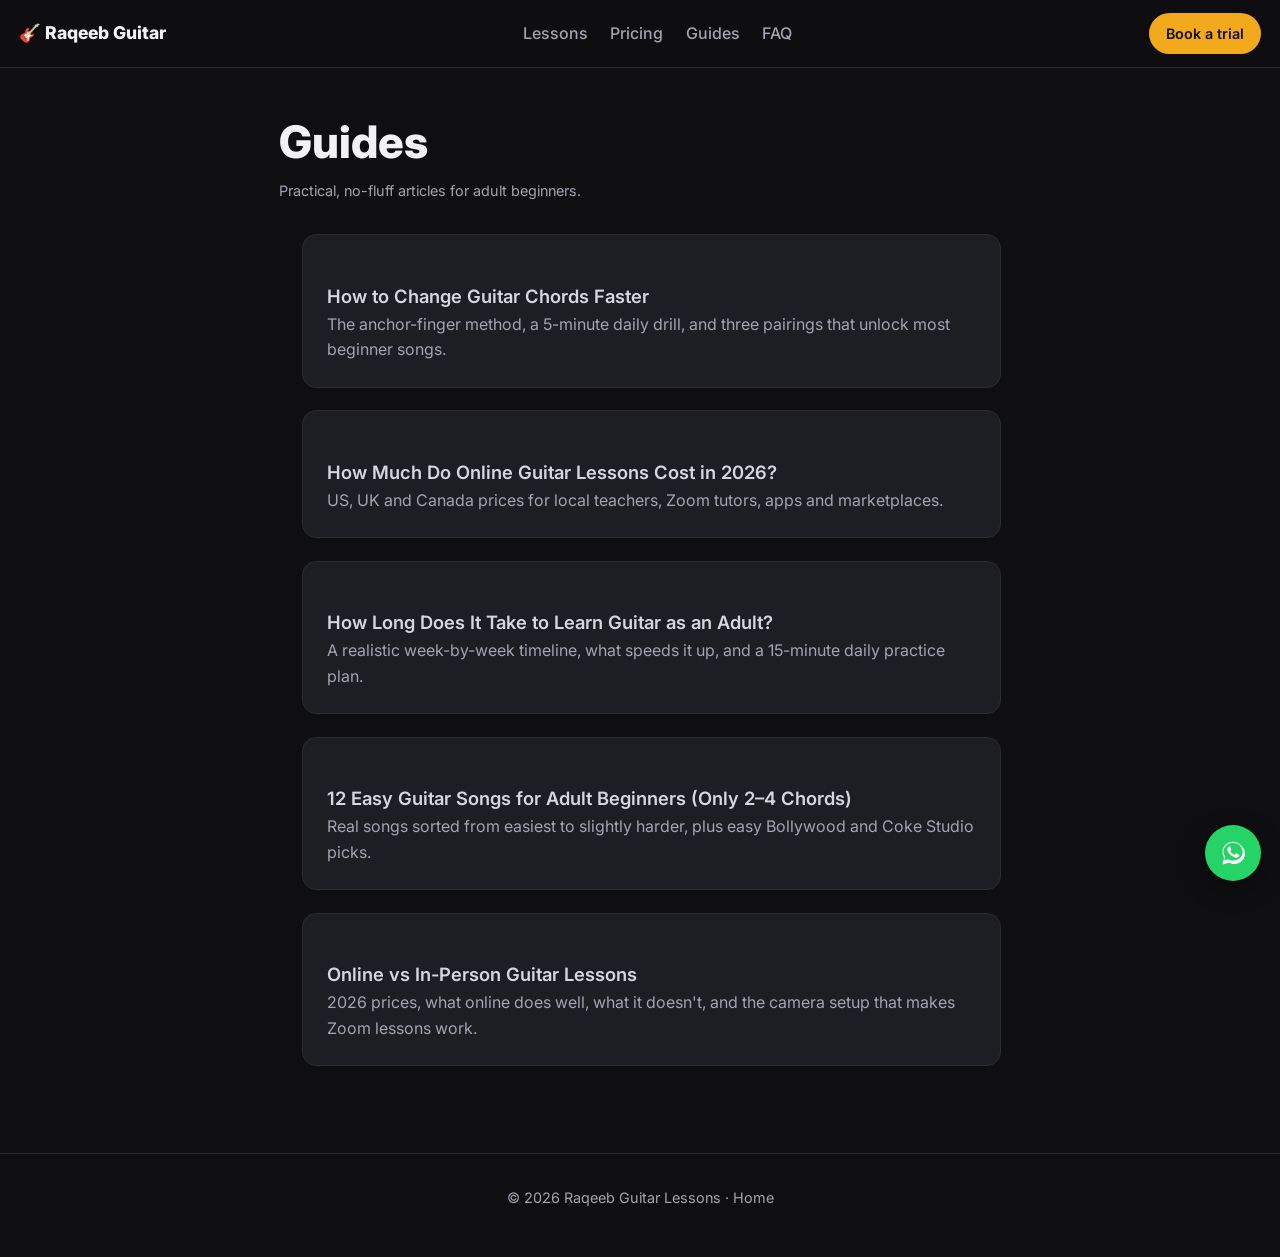
<file: guides/index.html>
<!DOCTYPE html>
<html lang="en">
<head>
  <meta charset="UTF-8" />
  <meta name="viewport" content="width=device-width, initial-scale=1.0" />
  <title>Guitar Guides for Beginners | Raqeeb Guitar Lessons</title>
  <meta name="description" content="Practical guides for adult beginners: chord changes, lesson prices, realistic timelines, easy 2–4 chord songs, and online vs in-person lessons." />
  <link rel="canonical" href="https://raqeebalam.github.io/guitar-lessons/guides/" />
  <meta property="og:title" content="Guitar Guides for Beginners | Raqeeb Guitar" />
  <meta property="og:image" content="https://raqeebalam.github.io/guitar-lessons/images/og.png" />
  <link href="https://fonts.googleapis.com/css2?family=Inter:wght@400;500;600;700;800&display=swap" rel="stylesheet" />
  <link rel="stylesheet" href="../styles.css" />
</head>
<body>
  <header class="nav">
    <a href="../" class="brand">🎸 Raqeeb Guitar</a>
    <nav class="nav-links">
      <a href="../#lessons">Lessons</a>
      <a href="../#pricing">Pricing</a>
      <a href="./">Guides</a>
      <a href="../#faq">FAQ</a>
    </nav>
    <a class="btn btn-primary btn-sm js-whatsapp" href="#" data-msg="Hi Raqeeb! I'd like to book a free trial lesson.">Book a trial</a>
  </header>

  <main class="article">
    <h1>Guides</h1>
    <p class="meta">Practical, no-fluff articles for adult beginners.</p>
    <ul class="guides-list">
      <li class="card"><a href="how-to-change-guitar-chords-faster.html"><h3>How to Change Guitar Chords Faster</h3><p>The anchor-finger method, a 5-minute daily drill, and three pairings that unlock most beginner songs.</p></a></li>
      <li class="card"><a href="how-much-do-online-guitar-lessons-cost.html"><h3>How Much Do Online Guitar Lessons Cost in 2026?</h3><p>US, UK and Canada prices for local teachers, Zoom tutors, apps and marketplaces.</p></a></li>
      <li class="card"><a href="how-long-to-learn-guitar-adult.html"><h3>How Long Does It Take to Learn Guitar as an Adult?</h3><p>A realistic week-by-week timeline, what speeds it up, and a 15-minute daily practice plan.</p></a></li>
      <li class="card"><a href="easy-guitar-songs-for-adult-beginners.html"><h3>12 Easy Guitar Songs for Adult Beginners (Only 2–4 Chords)</h3><p>Real songs sorted from easiest to slightly harder, plus easy Bollywood and Coke Studio picks.</p></a></li>
      <li class="card"><a href="online-vs-in-person-guitar-lessons.html"><h3>Online vs In-Person Guitar Lessons</h3><p>2026 prices, what online does well, what it doesn't, and the camera setup that makes Zoom lessons work.</p></a></li>
    </ul>
  </main>

  <footer class="footer">
    <p>© <span id="year"></span> Raqeeb Guitar Lessons · <a href="../">Home</a></p>
  </footer>

  <a class="wa-float js-whatsapp" href="#" data-msg="Hi Raqeeb! I have a question about guitar lessons." aria-label="Chat on WhatsApp">
    <svg viewBox="0 0 32 32" width="28" height="28" aria-hidden="true"><path fill="currentColor" d="M16 3C9.4 3 4 8.3 4 14.9c0 2.3.7 4.6 1.9 6.5L4 29l7.8-2c1.9 1 3.9 1.5 6 1.5h0c6.6 0 12-5.3 12-11.9S22.6 3 16 3zm0 21.7c-1.8 0-3.6-.5-5.1-1.4l-.4-.2-4.6 1.2 1.2-4.5-.2-.4C5.6 17.8 5 16.4 5 14.9 5 9 9.9 4.2 16 4.2s11 4.8 11 10.7-4.9 9.8-11 9.8zm6-7.3c-.3-.2-1.9-.9-2.2-1-.3-.1-.5-.2-.7.2-.2.3-.8 1-1 1.2-.2.2-.4.2-.7.1-.3-.2-1.4-.5-2.6-1.6-1-.9-1.6-1.9-1.8-2.3-.2-.3 0-.5.1-.7l.5-.6c.2-.2.2-.4.3-.6.1-.2 0-.4 0-.6l-1-2.3c-.3-.6-.5-.5-.7-.5h-.6c-.2 0-.6.1-.9.4-.3.3-1.2 1.1-1.2 2.8s1.2 3.3 1.4 3.5c.2.2 2.4 3.6 5.8 5 .8.3 1.4.6 1.9.7.8.3 1.5.2 2.1.1.6-.1 1.9-.8 2.2-1.5.3-.8.3-1.4.2-1.5-.1-.2-.3-.3-.6-.4z"/></svg>
  </a>

  <script src="../config.js"></script>
  <script src="../script.js"></script>
</body>
</html>
</file>
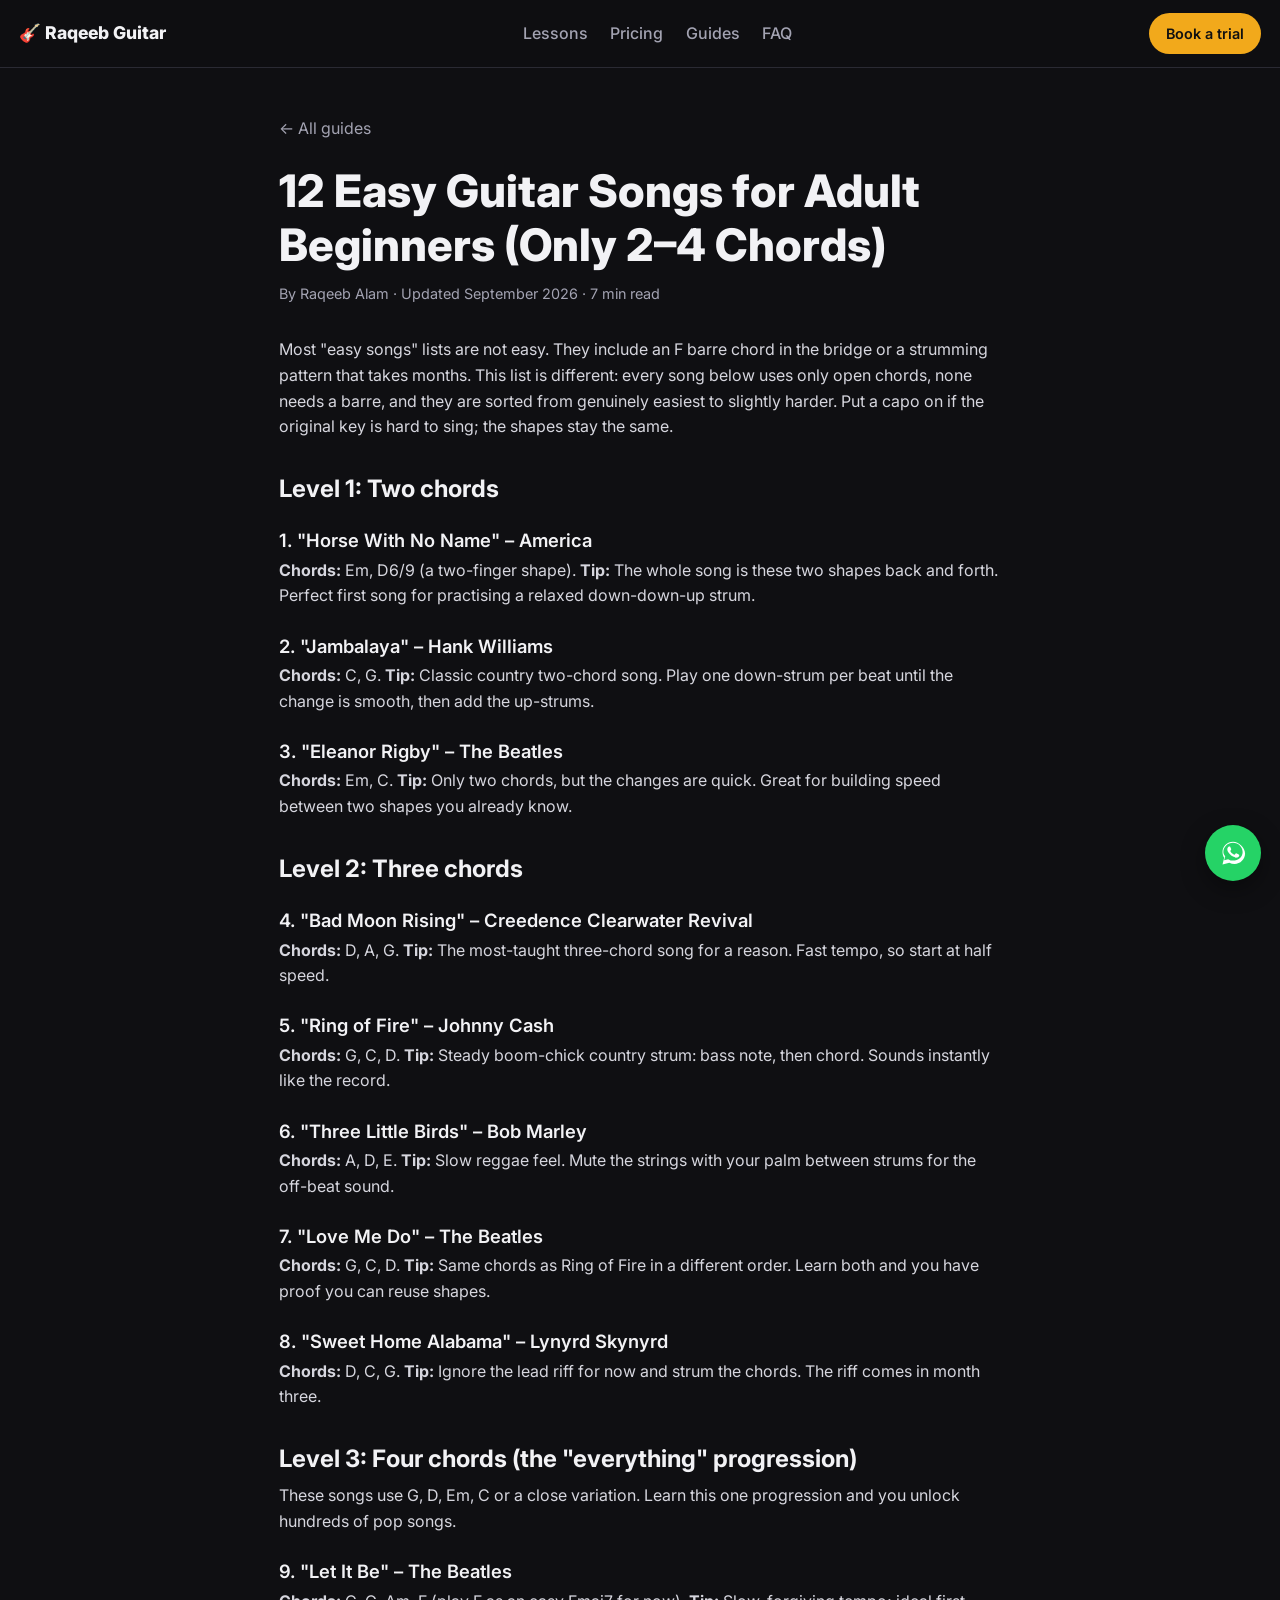
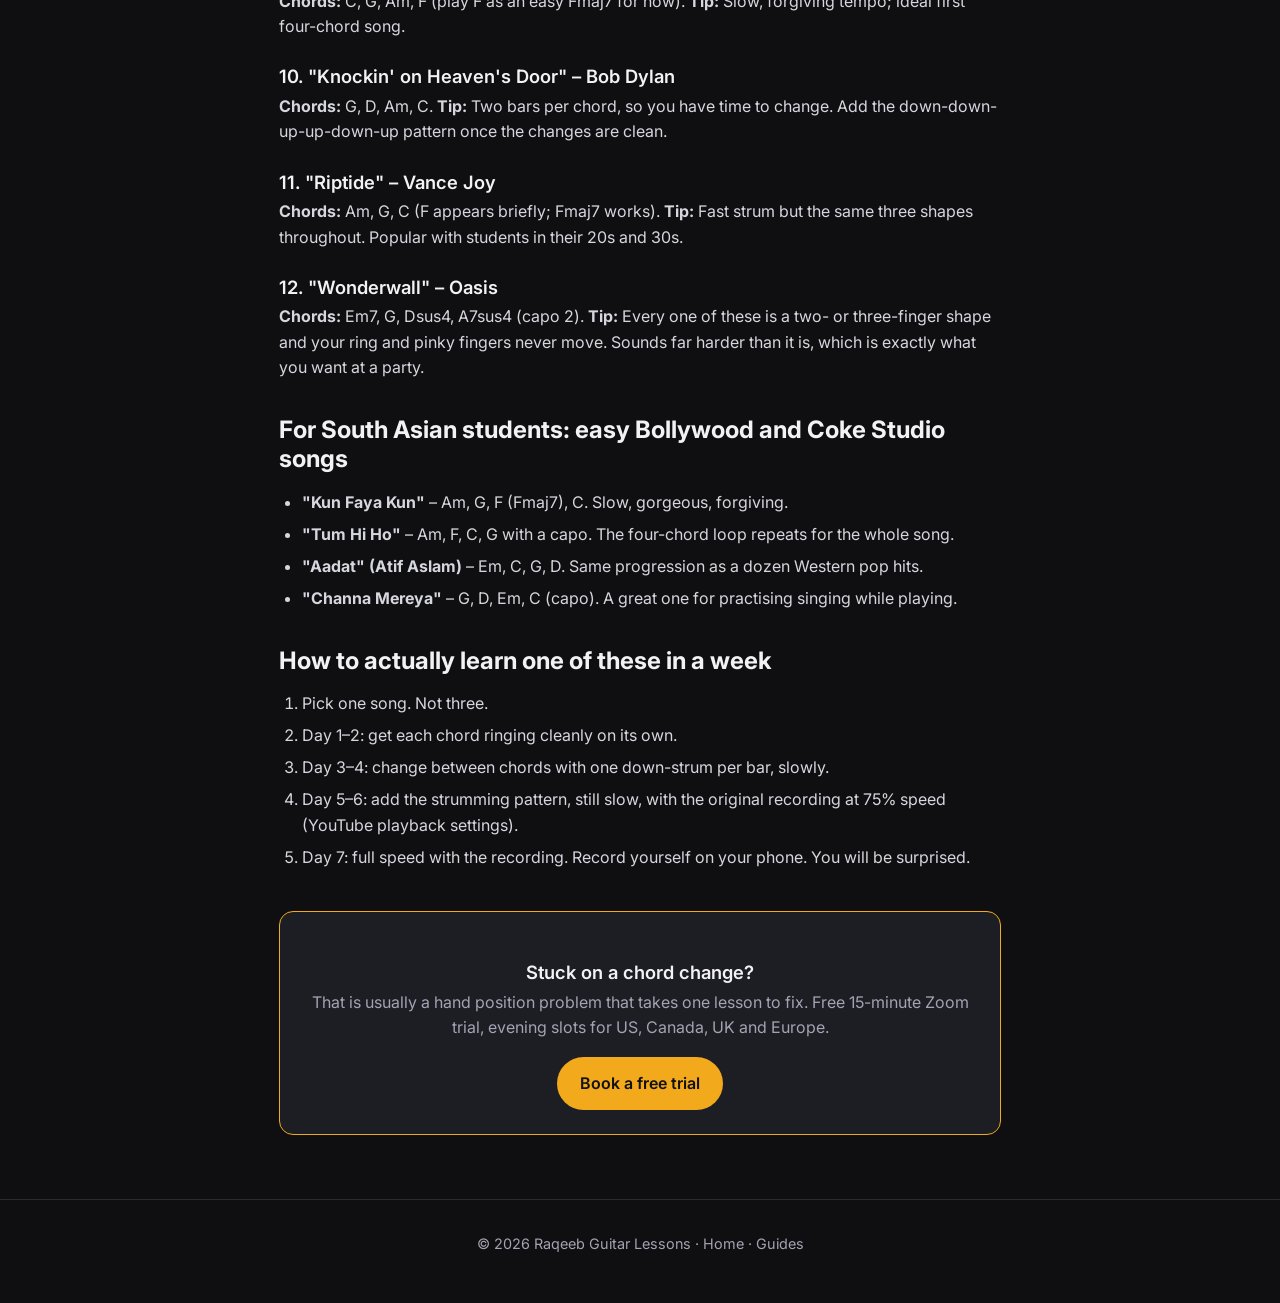
<file: guides/easy-guitar-songs-for-adult-beginners.html>
<!DOCTYPE html>
<html lang="en">
<head>
  <meta charset="UTF-8" />
  <meta name="viewport" content="width=device-width, initial-scale=1.0" />
  <title>12 Easy Guitar Songs for Adult Beginners (Only 2–4 Chords) | Raqeeb Guitar</title>
  <meta name="description" content="Twelve genuinely easy songs for adult beginners, each using 2 to 4 open chords, sorted by difficulty with the chords you need and the strumming tip that makes each one work." />
  <link rel="canonical" href="https://raqeebalam.github.io/guitar-lessons/guides/easy-guitar-songs-for-adult-beginners.html" />
  <meta property="og:type" content="article" />
  <meta property="og:title" content="12 Easy Guitar Songs for Adult Beginners (Only 2–4 Chords)" />
  <meta property="og:description" content="Real songs, 2–4 chords each, sorted from easiest to slightly harder." />
  <meta property="og:image" content="https://raqeebalam.github.io/guitar-lessons/images/og.png" />
  <script type="application/ld+json">
  {"@context":"https://schema.org","@type":"Article","headline":"12 Easy Guitar Songs for Adult Beginners (Only 2–4 Chords)","datePublished":"2026-09-30","dateModified":"2026-09-30","author":{"@type":"Person","name":"Raqeeb Alam"},"publisher":{"@id":"https://raqeebalam.github.io/guitar-lessons/#business"},"image":"https://raqeebalam.github.io/guitar-lessons/images/og.png","mainEntityOfPage":"https://raqeebalam.github.io/guitar-lessons/guides/easy-guitar-songs-for-adult-beginners.html"}
  </script>
  <link href="https://fonts.googleapis.com/css2?family=Inter:wght@400;500;600;700;800&display=swap" rel="stylesheet" />
  <link rel="stylesheet" href="../styles.css" />
</head>
<body>
  <header class="nav">
    <a href="../" class="brand">🎸 Raqeeb Guitar</a>
    <nav class="nav-links">
      <a href="../#lessons">Lessons</a>
      <a href="../#pricing">Pricing</a>
      <a href="./">Guides</a>
      <a href="../#faq">FAQ</a>
    </nav>
    <a class="btn btn-primary btn-sm js-whatsapp" href="#" data-msg="Hi Raqeeb! I read your guide and I'd like to book a free trial lesson.">Book a trial</a>
  </header>

  <main class="article">
    <a class="back" href="./">← All guides</a>
    <h1>12 Easy Guitar Songs for Adult Beginners (Only 2–4 Chords)</h1>
    <p class="meta">By Raqeeb Alam · Updated September 2026 · 7 min read</p>

    <p>Most "easy songs" lists are not easy. They include an F barre chord in the bridge or a strumming pattern that takes months. This list is different: every song below uses only open chords, none needs a barre, and they are sorted from genuinely easiest to slightly harder. Put a capo on if the original key is hard to sing; the shapes stay the same.</p>

    <h2>Level 1: Two chords</h2>
    <h3>1. "Horse With No Name" – America</h3>
    <p><strong>Chords:</strong> Em, D6/9 (a two-finger shape). <strong>Tip:</strong> The whole song is these two shapes back and forth. Perfect first song for practising a relaxed down-down-up strum.</p>
    <h3>2. "Jambalaya" – Hank Williams</h3>
    <p><strong>Chords:</strong> C, G. <strong>Tip:</strong> Classic country two-chord song. Play one down-strum per beat until the change is smooth, then add the up-strums.</p>
    <h3>3. "Eleanor Rigby" – The Beatles</h3>
    <p><strong>Chords:</strong> Em, C. <strong>Tip:</strong> Only two chords, but the changes are quick. Great for building speed between two shapes you already know.</p>

    <h2>Level 2: Three chords</h2>
    <h3>4. "Bad Moon Rising" – Creedence Clearwater Revival</h3>
    <p><strong>Chords:</strong> D, A, G. <strong>Tip:</strong> The most-taught three-chord song for a reason. Fast tempo, so start at half speed.</p>
    <h3>5. "Ring of Fire" – Johnny Cash</h3>
    <p><strong>Chords:</strong> G, C, D. <strong>Tip:</strong> Steady boom-chick country strum: bass note, then chord. Sounds instantly like the record.</p>
    <h3>6. "Three Little Birds" – Bob Marley</h3>
    <p><strong>Chords:</strong> A, D, E. <strong>Tip:</strong> Slow reggae feel. Mute the strings with your palm between strums for the off-beat sound.</p>
    <h3>7. "Love Me Do" – The Beatles</h3>
    <p><strong>Chords:</strong> G, C, D. <strong>Tip:</strong> Same chords as Ring of Fire in a different order. Learn both and you have proof you can reuse shapes.</p>
    <h3>8. "Sweet Home Alabama" – Lynyrd Skynyrd</h3>
    <p><strong>Chords:</strong> D, C, G. <strong>Tip:</strong> Ignore the lead riff for now and strum the chords. The riff comes in month three.</p>

    <h2>Level 3: Four chords (the "everything" progression)</h2>
    <p>These songs use G, D, Em, C or a close variation. Learn this one progression and you unlock hundreds of pop songs.</p>
    <h3>9. "Let It Be" – The Beatles</h3>
    <p><strong>Chords:</strong> C, G, Am, F (play F as an easy Fmaj7 for now). <strong>Tip:</strong> Slow, forgiving tempo; ideal first four-chord song.</p>
    <h3>10. "Knockin' on Heaven's Door" – Bob Dylan</h3>
    <p><strong>Chords:</strong> G, D, Am, C. <strong>Tip:</strong> Two bars per chord, so you have time to change. Add the down-down-up-up-down-up pattern once the changes are clean.</p>
    <h3>11. "Riptide" – Vance Joy</h3>
    <p><strong>Chords:</strong> Am, G, C (F appears briefly; Fmaj7 works). <strong>Tip:</strong> Fast strum but the same three shapes throughout. Popular with students in their 20s and 30s.</p>
    <h3>12. "Wonderwall" – Oasis</h3>
    <p><strong>Chords:</strong> Em7, G, Dsus4, A7sus4 (capo 2). <strong>Tip:</strong> Every one of these is a two- or three-finger shape and your ring and pinky fingers never move. Sounds far harder than it is, which is exactly what you want at a party.</p>

    <h2>For South Asian students: easy Bollywood and Coke Studio songs</h2>
    <ul>
      <li><strong>"Kun Faya Kun"</strong> – Am, G, F (Fmaj7), C. Slow, gorgeous, forgiving.</li>
      <li><strong>"Tum Hi Ho"</strong> – Am, F, C, G with a capo. The four-chord loop repeats for the whole song.</li>
      <li><strong>"Aadat" (Atif Aslam)</strong> – Em, C, G, D. Same progression as a dozen Western pop hits.</li>
      <li><strong>"Channa Mereya"</strong> – G, D, Em, C (capo). A great one for practising singing while playing.</li>
    </ul>

    <h2>How to actually learn one of these in a week</h2>
    <ol>
      <li>Pick one song. Not three.</li>
      <li>Day 1–2: get each chord ringing cleanly on its own.</li>
      <li>Day 3–4: change between chords with one down-strum per bar, slowly.</li>
      <li>Day 5–6: add the strumming pattern, still slow, with the original recording at 75% speed (YouTube playback settings).</li>
      <li>Day 7: full speed with the recording. Record yourself on your phone. You will be surprised.</li>
    </ol>

    <div class="cta-box">
      <h3>Stuck on a chord change?</h3>
      <p>That is usually a hand position problem that takes one lesson to fix. Free 15-minute Zoom trial, evening slots for US, Canada, UK and Europe.</p>
      <a class="btn btn-primary js-whatsapp" href="#" data-msg="Hi Raqeeb! I read the easy songs guide. I'd like a free trial. The song I want to learn: ">Book a free trial</a>
    </div>
  </main>

  <footer class="footer">
    <p>© <span id="year"></span> Raqeeb Guitar Lessons · <a href="../">Home</a> · <a href="./">Guides</a></p>
  </footer>

  <a class="wa-float js-whatsapp" href="#" data-msg="Hi Raqeeb! I have a question about guitar lessons." aria-label="Chat on WhatsApp">
    <svg viewBox="0 0 32 32" width="28" height="28" aria-hidden="true"><path fill="currentColor" d="M16 3C9.4 3 4 8.3 4 14.9c0 2.3.7 4.6 1.9 6.5L4 29l7.8-2c1.9 1 3.9 1.5 6 1.5h0c6.6 0 12-5.3 12-11.9S22.6 3 16 3zm0 21.7c-1.8 0-3.6-.5-5.1-1.4l-.4-.2-4.6 1.2 1.2-4.5-.2-.4C5.6 17.8 5 16.4 5 14.9 5 9 9.9 4.2 16 4.2s11 4.8 11 10.7-4.9 9.8-11 9.8zm6-7.3c-.3-.2-1.9-.9-2.2-1-.3-.1-.5-.2-.7.2-.2.3-.8 1-1 1.2-.2.2-.4.2-.7.1-.3-.2-1.4-.5-2.6-1.6-1-.9-1.6-1.9-1.8-2.3-.2-.3 0-.5.1-.7l.5-.6c.2-.2.2-.4.3-.6.1-.2 0-.4 0-.6l-1-2.3c-.3-.6-.5-.5-.7-.5h-.6c-.2 0-.6.1-.9.4-.3.3-1.2 1.1-1.2 2.8s1.2 3.3 1.4 3.5c.2.2 2.4 3.6 5.8 5 .8.3 1.4.6 1.9.7.8.3 1.5.2 2.1.1.6-.1 1.9-.8 2.2-1.5.3-.8.3-1.4.2-1.5-.1-.2-.3-.3-.6-.4z"/></svg>
  </a>

  <script src="../config.js"></script>
  <script src="../script.js"></script>
</body>
</html>
</file>
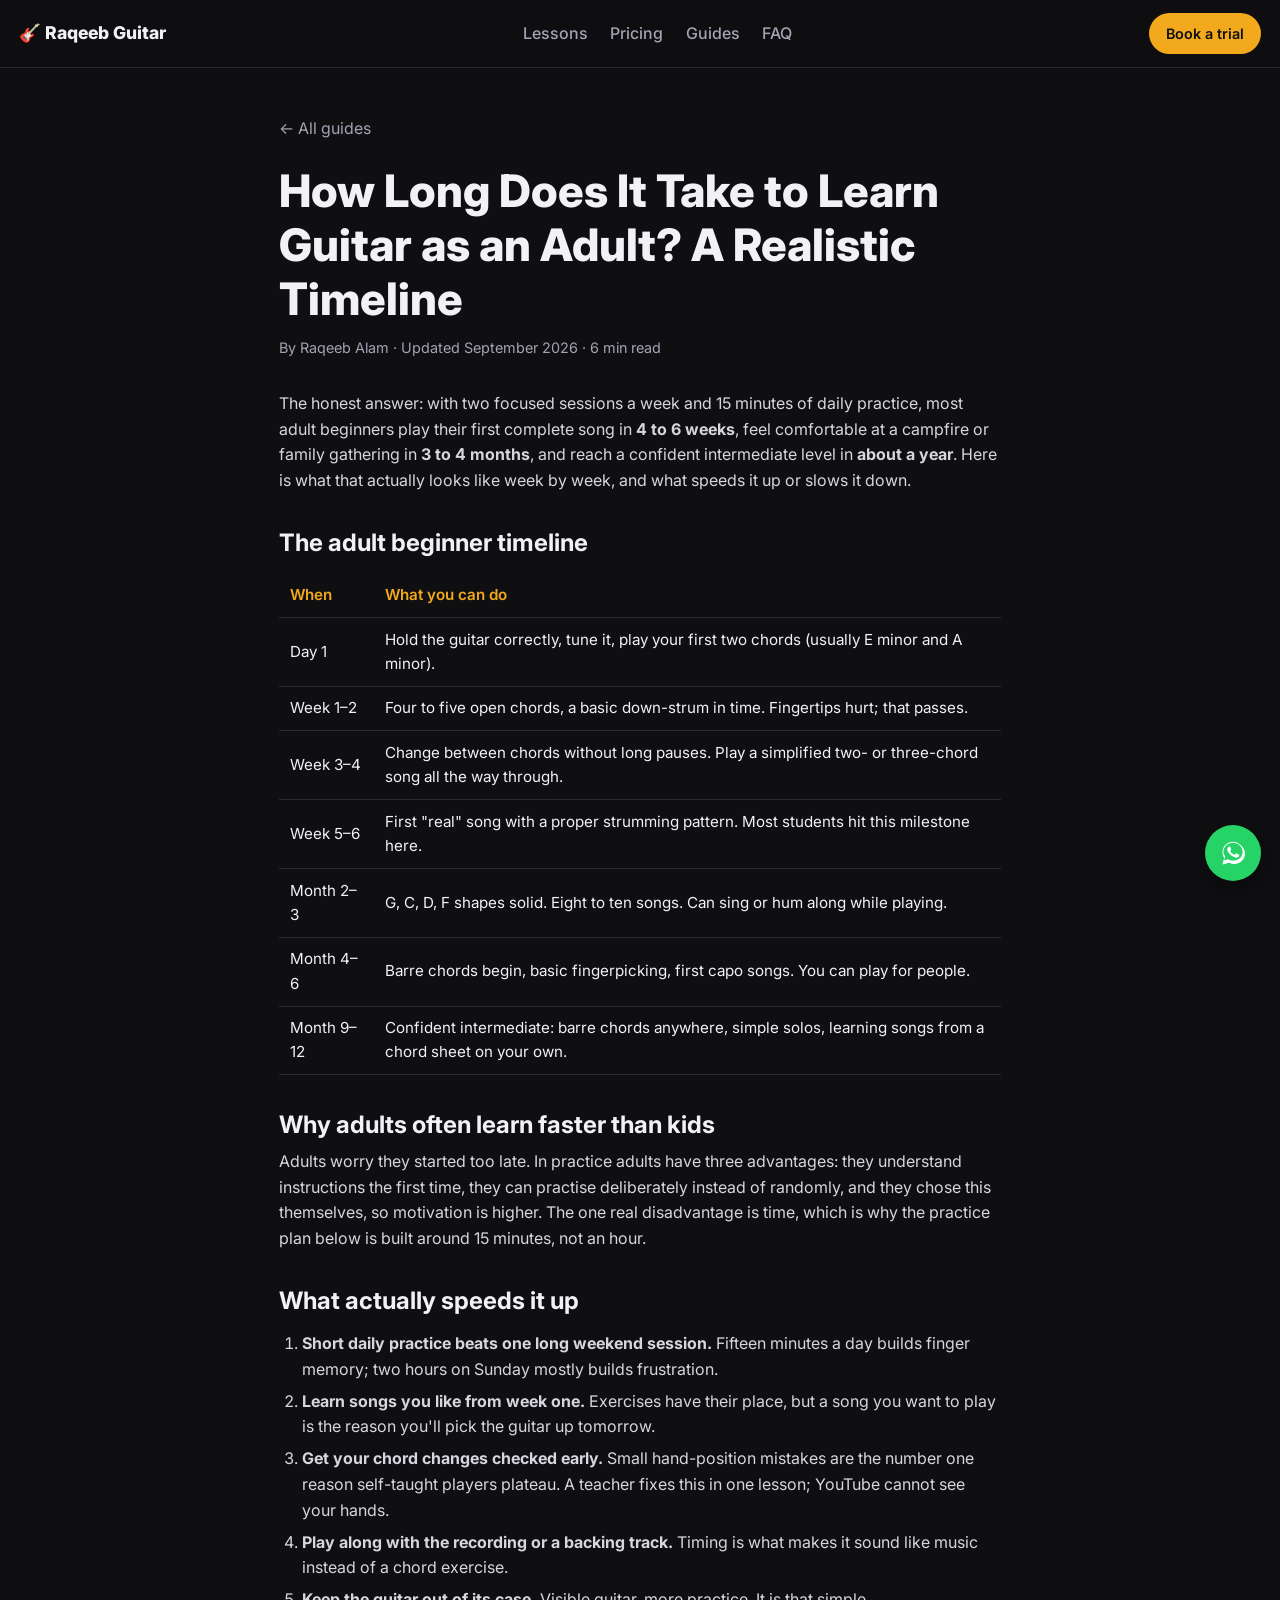
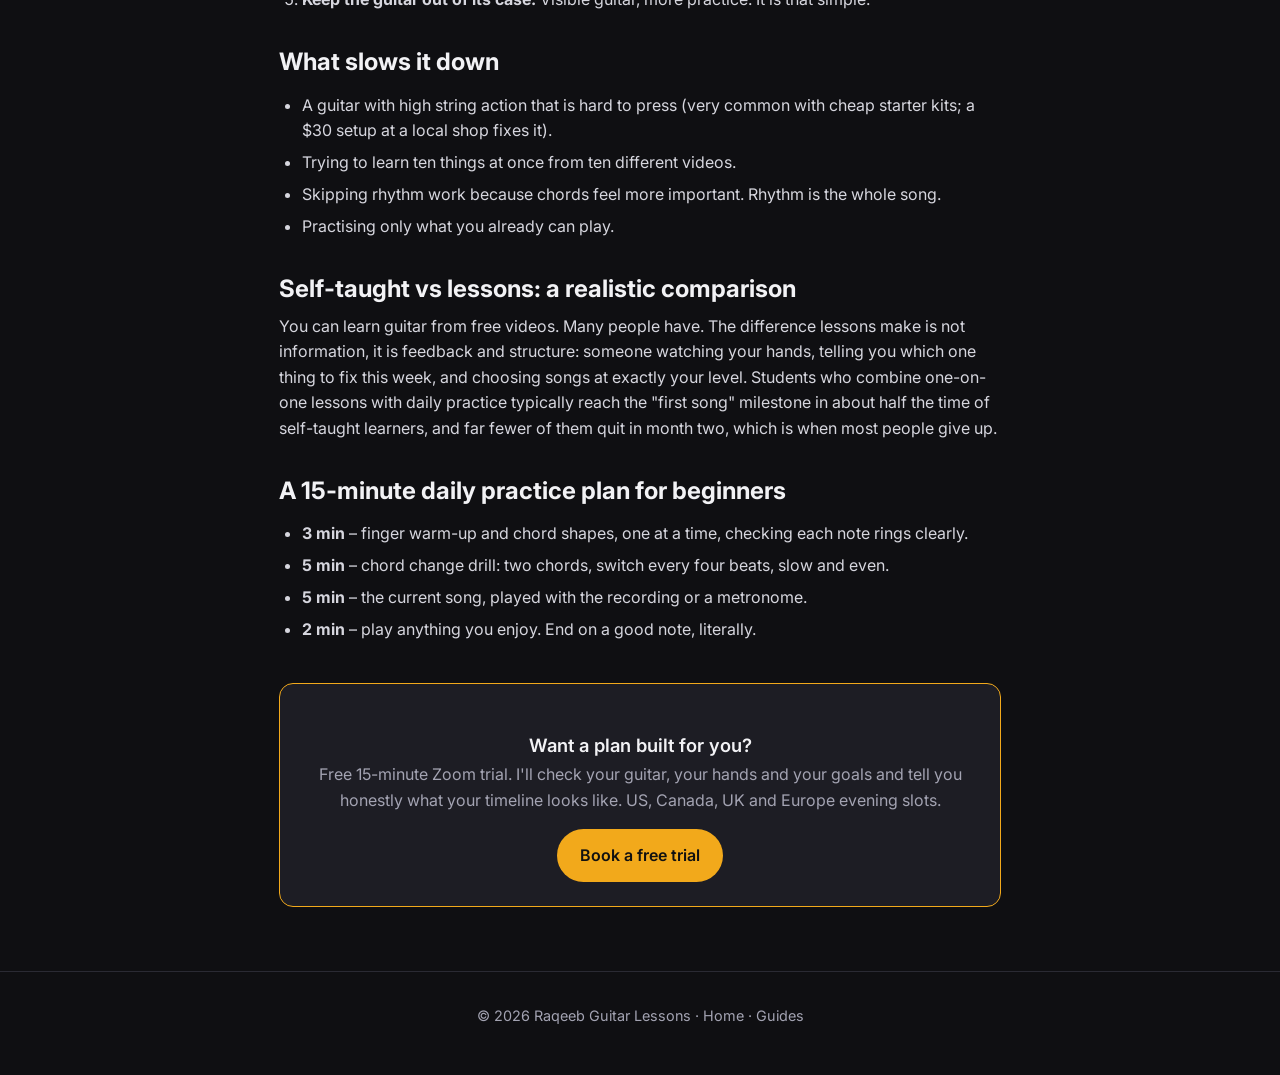
<file: guides/how-long-to-learn-guitar-adult.html>
<!DOCTYPE html>
<html lang="en">
<head>
  <meta charset="UTF-8" />
  <meta name="viewport" content="width=device-width, initial-scale=1.0" />
  <title>How Long Does It Take to Learn Guitar as an Adult? (Realistic Timeline) | Raqeeb Guitar</title>
  <meta name="description" content="A realistic week-by-week timeline for adult beginners: when you'll play your first chord, first song, and first full performance, plus what actually speeds it up." />
  <link rel="canonical" href="https://raqeebalam.github.io/guitar-lessons/guides/how-long-to-learn-guitar-adult.html" />
  <meta property="og:type" content="article" />
  <meta property="og:title" content="How Long Does It Take to Learn Guitar as an Adult?" />
  <meta property="og:description" content="Realistic timeline for adult beginners, from first chord to first song." />
  <meta property="og:image" content="https://raqeebalam.github.io/guitar-lessons/images/og.png" />
  <script type="application/ld+json">
  {"@context":"https://schema.org","@type":"Article","headline":"How Long Does It Take to Learn Guitar as an Adult? A Realistic Timeline","datePublished":"2026-09-30","dateModified":"2026-09-30","author":{"@type":"Person","name":"Raqeeb Alam"},"publisher":{"@id":"https://raqeebalam.github.io/guitar-lessons/#business"},"image":"https://raqeebalam.github.io/guitar-lessons/images/og.png","mainEntityOfPage":"https://raqeebalam.github.io/guitar-lessons/guides/how-long-to-learn-guitar-adult.html"}
  </script>
  <link href="https://fonts.googleapis.com/css2?family=Inter:wght@400;500;600;700;800&display=swap" rel="stylesheet" />
  <link rel="stylesheet" href="../styles.css" />
</head>
<body>
  <header class="nav">
    <a href="../" class="brand">🎸 Raqeeb Guitar</a>
    <nav class="nav-links">
      <a href="../#lessons">Lessons</a>
      <a href="../#pricing">Pricing</a>
      <a href="./">Guides</a>
      <a href="../#faq">FAQ</a>
    </nav>
    <a class="btn btn-primary btn-sm js-whatsapp" href="#" data-msg="Hi Raqeeb! I read your guide and I'd like to book a free trial lesson.">Book a trial</a>
  </header>

  <main class="article">
    <a class="back" href="./">← All guides</a>
    <h1>How Long Does It Take to Learn Guitar as an Adult? A Realistic Timeline</h1>
    <p class="meta">By Raqeeb Alam · Updated September 2026 · 6 min read</p>

    <p>The honest answer: with two focused sessions a week and 15 minutes of daily practice, most adult beginners play their first complete song in <strong>4 to 6 weeks</strong>, feel comfortable at a campfire or family gathering in <strong>3 to 4 months</strong>, and reach a confident intermediate level in <strong>about a year</strong>. Here is what that actually looks like week by week, and what speeds it up or slows it down.</p>

    <h2>The adult beginner timeline</h2>
    <table>
      <thead><tr><th>When</th><th>What you can do</th></tr></thead>
      <tbody>
        <tr><td>Day 1</td><td>Hold the guitar correctly, tune it, play your first two chords (usually E minor and A minor).</td></tr>
        <tr><td>Week 1–2</td><td>Four to five open chords, a basic down-strum in time. Fingertips hurt; that passes.</td></tr>
        <tr><td>Week 3–4</td><td>Change between chords without long pauses. Play a simplified two- or three-chord song all the way through.</td></tr>
        <tr><td>Week 5–6</td><td>First "real" song with a proper strumming pattern. Most students hit this milestone here.</td></tr>
        <tr><td>Month 2–3</td><td>G, C, D, F shapes solid. Eight to ten songs. Can sing or hum along while playing.</td></tr>
        <tr><td>Month 4–6</td><td>Barre chords begin, basic fingerpicking, first capo songs. You can play for people.</td></tr>
        <tr><td>Month 9–12</td><td>Confident intermediate: barre chords anywhere, simple solos, learning songs from a chord sheet on your own.</td></tr>
      </tbody>
    </table>

    <h2>Why adults often learn faster than kids</h2>
    <p>Adults worry they started too late. In practice adults have three advantages: they understand instructions the first time, they can practise deliberately instead of randomly, and they chose this themselves, so motivation is higher. The one real disadvantage is time, which is why the practice plan below is built around 15 minutes, not an hour.</p>

    <h2>What actually speeds it up</h2>
    <ol>
      <li><strong>Short daily practice beats one long weekend session.</strong> Fifteen minutes a day builds finger memory; two hours on Sunday mostly builds frustration.</li>
      <li><strong>Learn songs you like from week one.</strong> Exercises have their place, but a song you want to play is the reason you'll pick the guitar up tomorrow.</li>
      <li><strong>Get your chord changes checked early.</strong> Small hand-position mistakes are the number one reason self-taught players plateau. A teacher fixes this in one lesson; YouTube cannot see your hands.</li>
      <li><strong>Play along with the recording or a backing track.</strong> Timing is what makes it sound like music instead of a chord exercise.</li>
      <li><strong>Keep the guitar out of its case.</strong> Visible guitar, more practice. It is that simple.</li>
    </ol>

    <h2>What slows it down</h2>
    <ul>
      <li>A guitar with high string action that is hard to press (very common with cheap starter kits; a $30 setup at a local shop fixes it).</li>
      <li>Trying to learn ten things at once from ten different videos.</li>
      <li>Skipping rhythm work because chords feel more important. Rhythm is the whole song.</li>
      <li>Practising only what you already can play.</li>
    </ul>

    <h2>Self-taught vs lessons: a realistic comparison</h2>
    <p>You can learn guitar from free videos. Many people have. The difference lessons make is not information, it is feedback and structure: someone watching your hands, telling you which one thing to fix this week, and choosing songs at exactly your level. Students who combine one-on-one lessons with daily practice typically reach the "first song" milestone in about half the time of self-taught learners, and far fewer of them quit in month two, which is when most people give up.</p>

    <h2>A 15-minute daily practice plan for beginners</h2>
    <ul>
      <li><strong>3 min</strong> – finger warm-up and chord shapes, one at a time, checking each note rings clearly.</li>
      <li><strong>5 min</strong> – chord change drill: two chords, switch every four beats, slow and even.</li>
      <li><strong>5 min</strong> – the current song, played with the recording or a metronome.</li>
      <li><strong>2 min</strong> – play anything you enjoy. End on a good note, literally.</li>
    </ul>

    <div class="cta-box">
      <h3>Want a plan built for you?</h3>
      <p>Free 15-minute Zoom trial. I'll check your guitar, your hands and your goals and tell you honestly what your timeline looks like. US, Canada, UK and Europe evening slots.</p>
      <a class="btn btn-primary js-whatsapp" href="#" data-msg="Hi Raqeeb! I read the adult beginner timeline guide. I'd like a free trial. My time zone: ">Book a free trial</a>
    </div>
  </main>

  <footer class="footer">
    <p>© <span id="year"></span> Raqeeb Guitar Lessons · <a href="../">Home</a> · <a href="./">Guides</a></p>
  </footer>

  <a class="wa-float js-whatsapp" href="#" data-msg="Hi Raqeeb! I have a question about guitar lessons." aria-label="Chat on WhatsApp">
    <svg viewBox="0 0 32 32" width="28" height="28" aria-hidden="true"><path fill="currentColor" d="M16 3C9.4 3 4 8.3 4 14.9c0 2.3.7 4.6 1.9 6.5L4 29l7.8-2c1.9 1 3.9 1.5 6 1.5h0c6.6 0 12-5.3 12-11.9S22.6 3 16 3zm0 21.7c-1.8 0-3.6-.5-5.1-1.4l-.4-.2-4.6 1.2 1.2-4.5-.2-.4C5.6 17.8 5 16.4 5 14.9 5 9 9.9 4.2 16 4.2s11 4.8 11 10.7-4.9 9.8-11 9.8zm6-7.3c-.3-.2-1.9-.9-2.2-1-.3-.1-.5-.2-.7.2-.2.3-.8 1-1 1.2-.2.2-.4.2-.7.1-.3-.2-1.4-.5-2.6-1.6-1-.9-1.6-1.9-1.8-2.3-.2-.3 0-.5.1-.7l.5-.6c.2-.2.2-.4.3-.6.1-.2 0-.4 0-.6l-1-2.3c-.3-.6-.5-.5-.7-.5h-.6c-.2 0-.6.1-.9.4-.3.3-1.2 1.1-1.2 2.8s1.2 3.3 1.4 3.5c.2.2 2.4 3.6 5.8 5 .8.3 1.4.6 1.9.7.8.3 1.5.2 2.1.1.6-.1 1.9-.8 2.2-1.5.3-.8.3-1.4.2-1.5-.1-.2-.3-.3-.6-.4z"/></svg>
  </a>

  <script src="../config.js"></script>
  <script src="../script.js"></script>
</body>
</html>
</file>
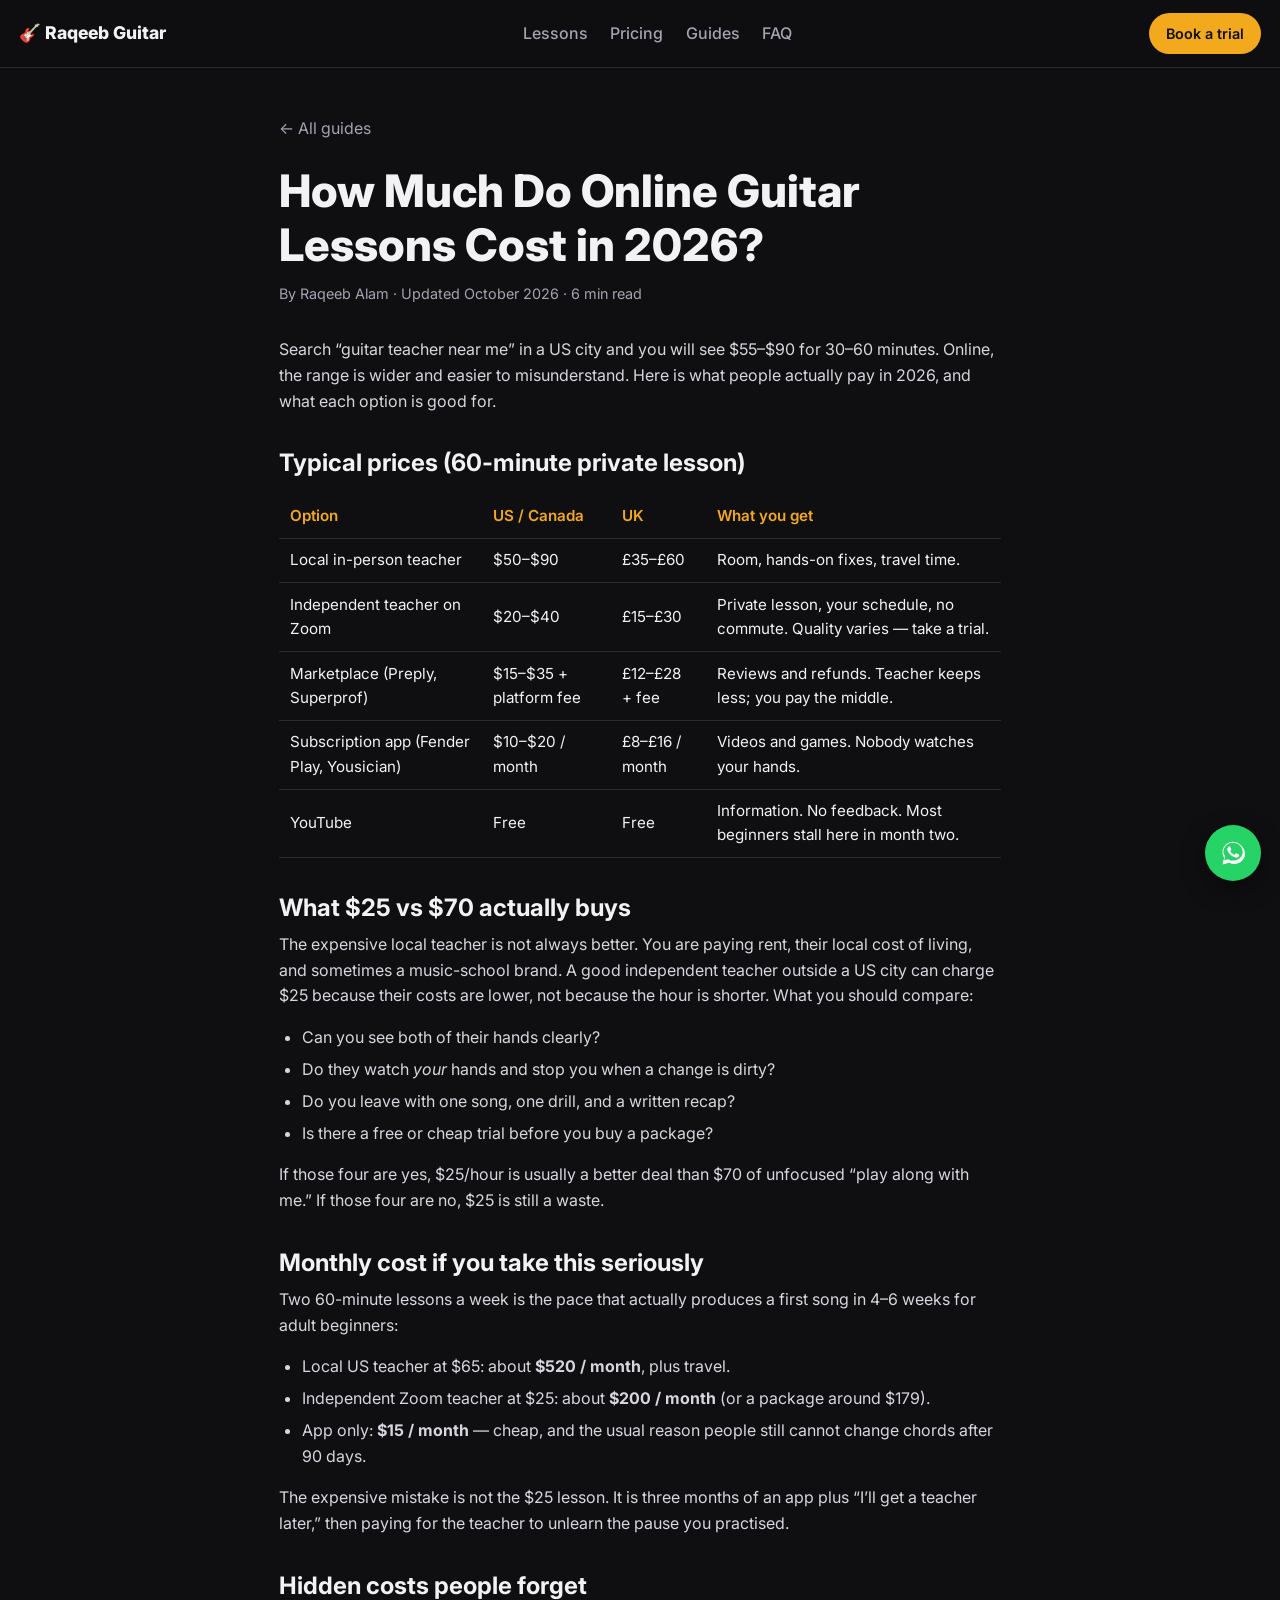
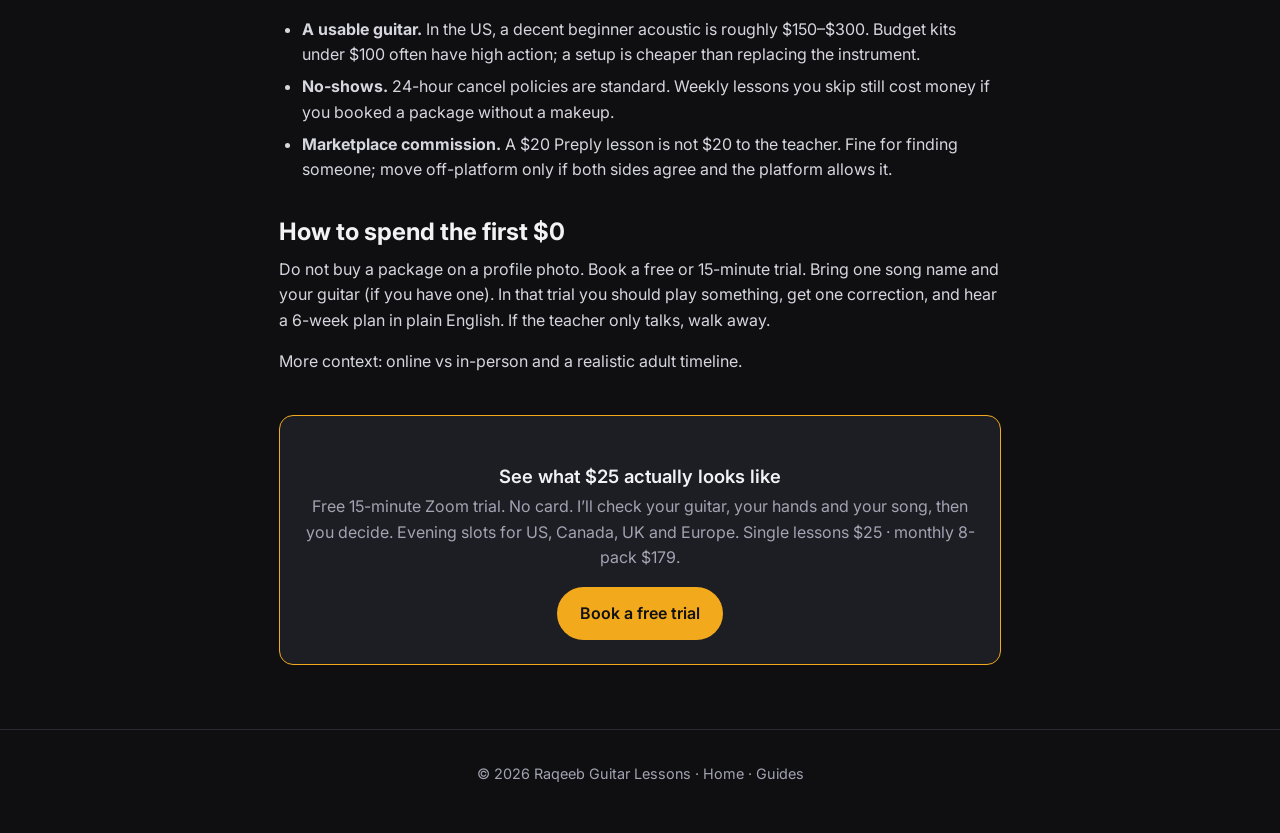
<file: guides/how-much-do-online-guitar-lessons-cost.html>
<!DOCTYPE html>
<html lang="en">
<head>
  <meta charset="UTF-8" />
  <meta name="viewport" content="width=device-width, initial-scale=1.0" />
  <title>How Much Do Online Guitar Lessons Cost in 2026? (US, UK, Canada) | Raqeeb Guitar</title>
  <meta name="description" content="Typical 2026 prices for online guitar lessons in the US, UK and Canada: local teachers, apps, marketplaces and independent Zoom tutors. What $25 vs $70 actually buys, and how to avoid wasting a month." />
  <link rel="canonical" href="https://raqeebalam.github.io/guitar-lessons/guides/how-much-do-online-guitar-lessons-cost.html" />
  <meta property="og:type" content="article" />
  <meta property="og:title" content="How Much Do Online Guitar Lessons Cost in 2026?" />
  <meta property="og:description" content="US, UK and Canada prices, and what you actually get at each level." />
  <meta property="og:image" content="https://raqeebalam.github.io/guitar-lessons/images/og.png" />
  <script type="application/ld+json">
  {"@context":"https://schema.org","@type":"Article","headline":"How Much Do Online Guitar Lessons Cost in 2026?","datePublished":"2026-10-03","dateModified":"2026-10-03","author":{"@type":"Person","name":"Raqeeb Alam"},"publisher":{"@id":"https://raqeebalam.github.io/guitar-lessons/#business"},"image":"https://raqeebalam.github.io/guitar-lessons/images/og.png","mainEntityOfPage":"https://raqeebalam.github.io/guitar-lessons/guides/how-much-do-online-guitar-lessons-cost.html"}
  </script>
  <link href="https://fonts.googleapis.com/css2?family=Inter:wght@400;500;600;700;800&display=swap" rel="stylesheet" />
  <link rel="stylesheet" href="../styles.css" />
</head>
<body>
  <header class="nav">
    <a href="../" class="brand">🎸 Raqeeb Guitar</a>
    <nav class="nav-links">
      <a href="../#lessons">Lessons</a>
      <a href="../#pricing">Pricing</a>
      <a href="./">Guides</a>
      <a href="../#faq">FAQ</a>
    </nav>
    <a class="btn btn-primary btn-sm js-whatsapp" href="#" data-msg="Hi Raqeeb! I read your pricing guide and I'd like a free trial.">Book a trial</a>
  </header>

  <main class="article">
    <a class="back" href="./">← All guides</a>
    <h1>How Much Do Online Guitar Lessons Cost in 2026?</h1>
    <p class="meta">By Raqeeb Alam · Updated October 2026 · 6 min read</p>

    <p>Search “guitar teacher near me” in a US city and you will see $55–$90 for 30–60 minutes. Online, the range is wider and easier to misunderstand. Here is what people actually pay in 2026, and what each option is good for.</p>

    <h2>Typical prices (60-minute private lesson)</h2>
    <table>
      <thead><tr><th>Option</th><th>US / Canada</th><th>UK</th><th>What you get</th></tr></thead>
      <tbody>
        <tr><td>Local in-person teacher</td><td>$50–$90</td><td>£35–£60</td><td>Room, hands-on fixes, travel time.</td></tr>
        <tr><td>Independent teacher on Zoom</td><td>$20–$40</td><td>£15–£30</td><td>Private lesson, your schedule, no commute. Quality varies — take a trial.</td></tr>
        <tr><td>Marketplace (Preply, Superprof)</td><td>$15–$35 + platform fee</td><td>£12–£28 + fee</td><td>Reviews and refunds. Teacher keeps less; you pay the middle.</td></tr>
        <tr><td>Subscription app (Fender Play, Yousician)</td><td>$10–$20 / month</td><td>£8–£16 / month</td><td>Videos and games. Nobody watches your hands.</td></tr>
        <tr><td>YouTube</td><td>Free</td><td>Free</td><td>Information. No feedback. Most beginners stall here in month two.</td></tr>
      </tbody>
    </table>

    <h2>What $25 vs $70 actually buys</h2>
    <p>The expensive local teacher is not always better. You are paying rent, their local cost of living, and sometimes a music-school brand. A good independent teacher outside a US city can charge $25 because their costs are lower, not because the hour is shorter. What you should compare:</p>
    <ul>
      <li>Can you see both of their hands clearly?</li>
      <li>Do they watch <em>your</em> hands and stop you when a change is dirty?</li>
      <li>Do you leave with one song, one drill, and a written recap?</li>
      <li>Is there a free or cheap trial before you buy a package?</li>
    </ul>
    <p>If those four are yes, $25/hour is usually a better deal than $70 of unfocused “play along with me.” If those four are no, $25 is still a waste.</p>

    <h2>Monthly cost if you take this seriously</h2>
    <p>Two 60-minute lessons a week is the pace that actually produces a first song in 4–6 weeks for adult beginners:</p>
    <ul>
      <li>Local US teacher at $65: about <strong>$520 / month</strong>, plus travel.</li>
      <li>Independent Zoom teacher at $25: about <strong>$200 / month</strong> (or a package around $179).</li>
      <li>App only: <strong>$15 / month</strong> — cheap, and the usual reason people still cannot change chords after 90 days.</li>
    </ul>
    <p>The expensive mistake is not the $25 lesson. It is three months of an app plus “I’ll get a teacher later,” then paying for the teacher to unlearn the pause you practised.</p>

    <h2>Hidden costs people forget</h2>
    <ul>
      <li><strong>A usable guitar.</strong> In the US, a decent beginner acoustic is roughly $150–$300. Budget kits under $100 often have high action; a setup is cheaper than replacing the instrument.</li>
      <li><strong>No-shows.</strong> 24-hour cancel policies are standard. Weekly lessons you skip still cost money if you booked a package without a makeup.</li>
      <li><strong>Marketplace commission.</strong> A $20 Preply lesson is not $20 to the teacher. Fine for finding someone; move off-platform only if both sides agree and the platform allows it.</li>
    </ul>

    <h2>How to spend the first $0</h2>
    <p>Do not buy a package on a profile photo. Book a free or 15-minute trial. Bring one song name and your guitar (if you have one). In that trial you should play something, get one correction, and hear a 6-week plan in plain English. If the teacher only talks, walk away.</p>
    <p>More context: <a href="online-vs-in-person-guitar-lessons.html">online vs in-person</a> and <a href="how-long-to-learn-guitar-adult.html">a realistic adult timeline</a>.</p>

    <div class="cta-box">
      <h3>See what $25 actually looks like</h3>
      <p>Free 15-minute Zoom trial. No card. I’ll check your guitar, your hands and your song, then you decide. Evening slots for US, Canada, UK and Europe. Single lessons $25 · monthly 8-pack $179.</p>
      <a class="btn btn-primary js-whatsapp" href="#" data-msg="Hi Raqeeb! I read the pricing guide. I'd like a free trial. My time zone: ">Book a free trial</a>
    </div>
  </main>

  <footer class="footer">
    <p>© <span id="year"></span> Raqeeb Guitar Lessons · <a href="../">Home</a> · <a href="./">Guides</a></p>
  </footer>

  <a class="wa-float js-whatsapp" href="#" data-msg="Hi Raqeeb! I have a question about guitar lessons." aria-label="Chat on WhatsApp">
    <svg viewBox="0 0 32 32" width="28" height="28" aria-hidden="true"><path fill="currentColor" d="M16 3C9.4 3 4 8.3 4 14.9c0 2.3.7 4.6 1.9 6.5L4 29l7.8-2c1.9 1 3.9 1.5 6 1.5h0c6.6 0 12-5.3 12-11.9S22.6 3 16 3zm0 21.7c-1.8 0-3.6-.5-5.1-1.4l-.4-.2-4.6 1.2 1.2-4.5-.2-.4C5.6 17.8 5 16.4 5 14.9 5 9 9.9 4.2 16 4.2s11 4.8 11 10.7-4.9 9.8-11 9.8zm6-7.3c-.3-.2-1.9-.9-2.2-1-.3-.1-.5-.2-.7.2-.2.3-.8 1-1 1.2-.2.2-.4.2-.7.1-.3-.2-1.4-.5-2.6-1.6-1-.9-1.6-1.9-1.8-2.3-.2-.3 0-.5.1-.7l.5-.6c.2-.2.2-.4.3-.6.1-.2 0-.4 0-.6l-1-2.3c-.3-.6-.5-.5-.7-.5h-.6c-.2 0-.6.1-.9.4-.3.3-1.2 1.1-1.2 2.8s1.2 3.3 1.4 3.5c.2.2 2.4 3.6 5.8 5 .8.3 1.4.6 1.9.7.8.3 1.5.2 2.1.1.6-.1 1.9-.8 2.2-1.5.3-.8.3-1.4.2-1.5-.1-.2-.3-.3-.6-.4z"/></svg>
  </a>

  <script src="../config.js"></script>
  <script src="../script.js"></script>
</body>
</html>
</file>
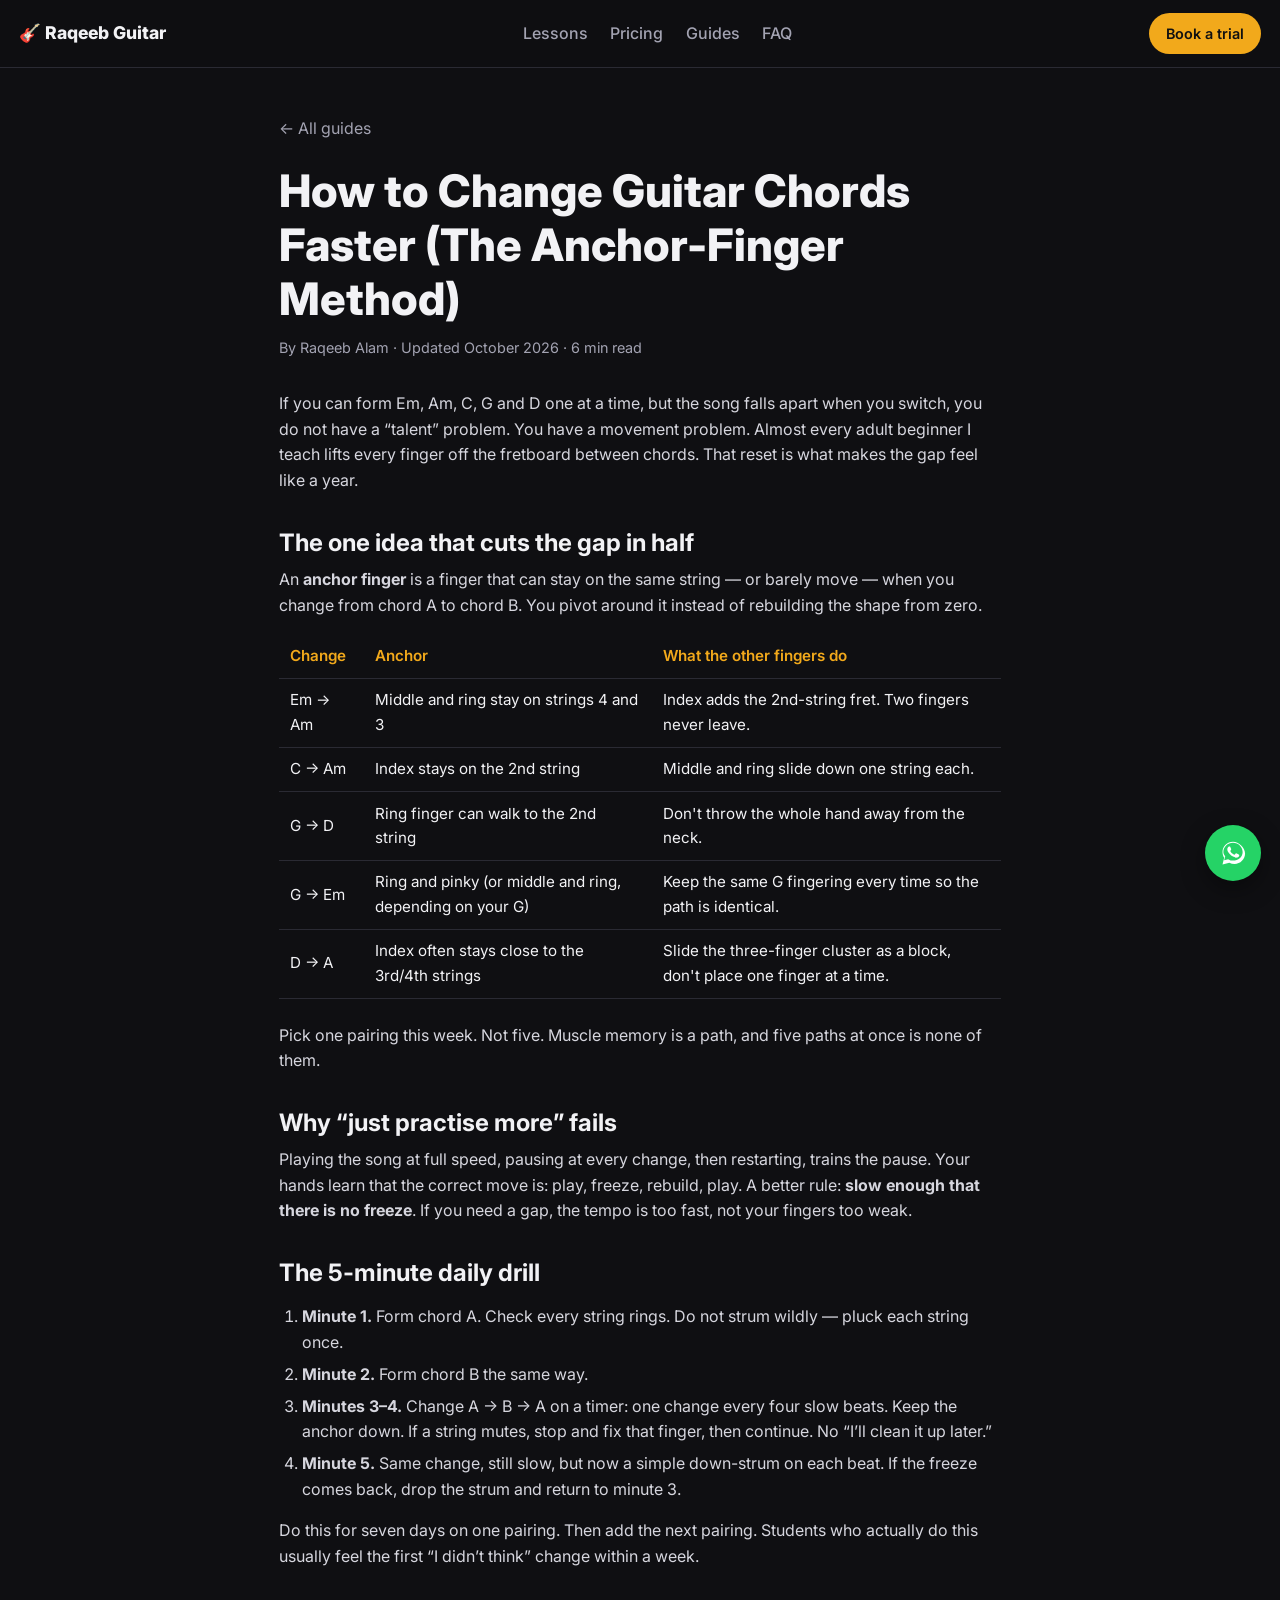
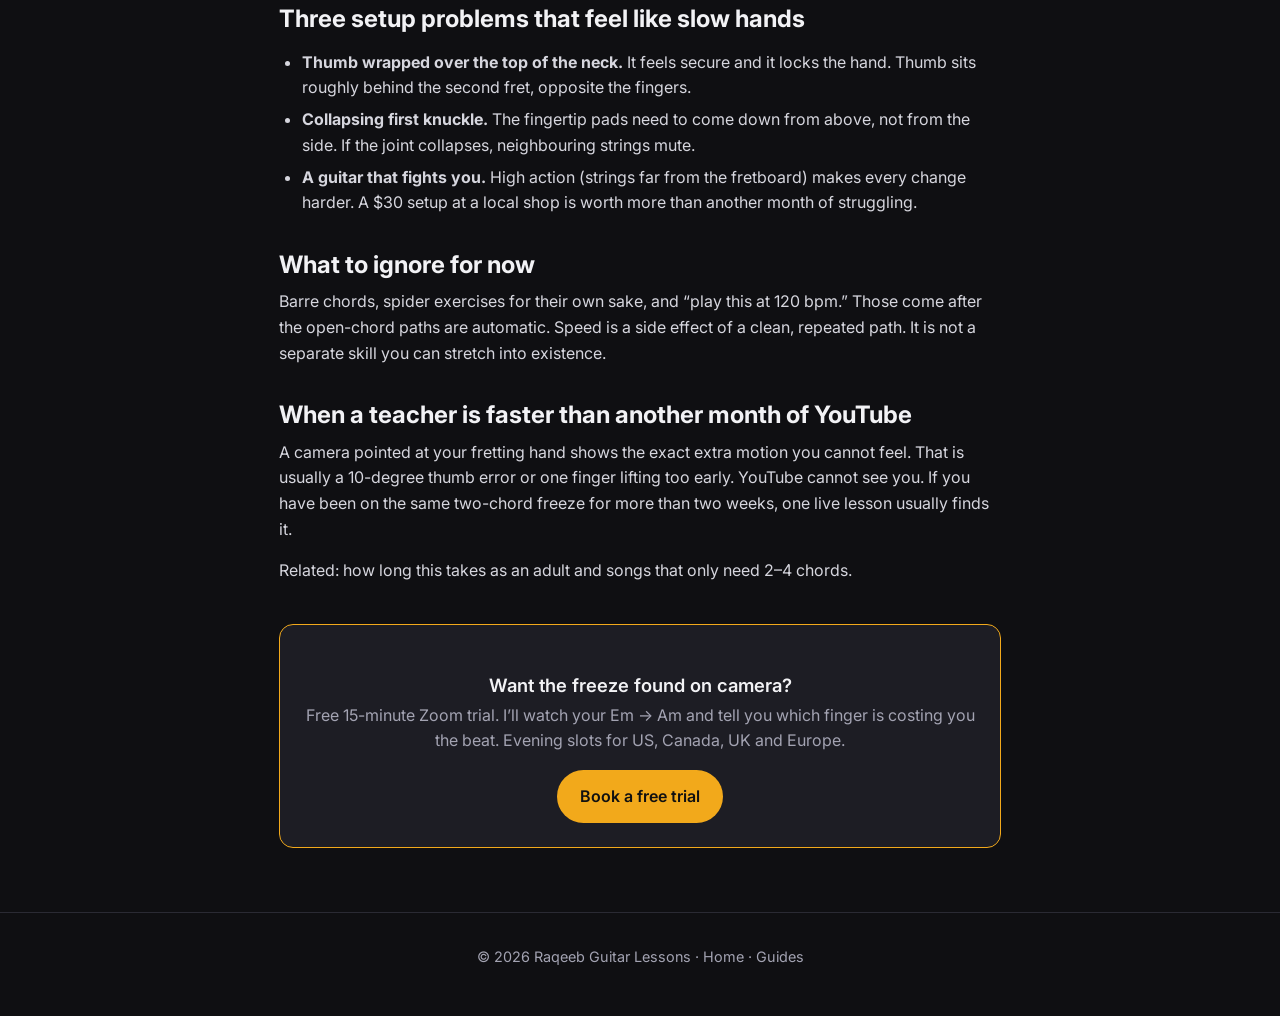
<file: guides/how-to-change-guitar-chords-faster.html>
<!DOCTYPE html>
<html lang="en">
<head>
  <meta charset="UTF-8" />
  <meta name="viewport" content="width=device-width, initial-scale=1.0" />
  <title>How to Change Guitar Chords Faster (The Anchor-Finger Method) | Raqeeb Guitar</title>
  <meta name="description" content="The reason chord changes feel slow is almost never 'weak fingers'. Use the anchor-finger method, a 5-minute daily drill, and three common pairings (Em–Am, G–D, C–Am) to cut your change time in half." />
  <link rel="canonical" href="https://raqeebalam.github.io/guitar-lessons/guides/how-to-change-guitar-chords-faster.html" />
  <meta property="og:type" content="article" />
  <meta property="og:title" content="How to Change Guitar Chords Faster" />
  <meta property="og:description" content="Anchor-finger method and a 5-minute drill that actually works." />
  <meta property="og:image" content="https://raqeebalam.github.io/guitar-lessons/images/og.png" />
  <script type="application/ld+json">
  {"@context":"https://schema.org","@type":"Article","headline":"How to Change Guitar Chords Faster (The Anchor-Finger Method)","datePublished":"2026-10-03","dateModified":"2026-10-03","author":{"@type":"Person","name":"Raqeeb Alam"},"publisher":{"@id":"https://raqeebalam.github.io/guitar-lessons/#business"},"image":"https://raqeebalam.github.io/guitar-lessons/images/og.png","mainEntityOfPage":"https://raqeebalam.github.io/guitar-lessons/guides/how-to-change-guitar-chords-faster.html"}
  </script>
  <link href="https://fonts.googleapis.com/css2?family=Inter:wght@400;500;600;700;800&display=swap" rel="stylesheet" />
  <link rel="stylesheet" href="../styles.css" />
</head>
<body>
  <header class="nav">
    <a href="../" class="brand">🎸 Raqeeb Guitar</a>
    <nav class="nav-links">
      <a href="../#lessons">Lessons</a>
      <a href="../#pricing">Pricing</a>
      <a href="./">Guides</a>
      <a href="../#faq">FAQ</a>
    </nav>
    <a class="btn btn-primary btn-sm js-whatsapp" href="#" data-msg="Hi Raqeeb! I read your chord-change guide and I'd like a free trial.">Book a trial</a>
  </header>

  <main class="article">
    <a class="back" href="./">← All guides</a>
    <h1>How to Change Guitar Chords Faster (The Anchor-Finger Method)</h1>
    <p class="meta">By Raqeeb Alam · Updated October 2026 · 6 min read</p>

    <p>If you can form Em, Am, C, G and D one at a time, but the song falls apart when you switch, you do not have a “talent” problem. You have a movement problem. Almost every adult beginner I teach lifts every finger off the fretboard between chords. That reset is what makes the gap feel like a year.</p>

    <h2>The one idea that cuts the gap in half</h2>
    <p>An <strong>anchor finger</strong> is a finger that can stay on the same string — or barely move — when you change from chord A to chord B. You pivot around it instead of rebuilding the shape from zero.</p>
    <table>
      <thead><tr><th>Change</th><th>Anchor</th><th>What the other fingers do</th></tr></thead>
      <tbody>
        <tr><td>Em → Am</td><td>Middle and ring stay on strings 4 and 3</td><td>Index adds the 2nd-string fret. Two fingers never leave.</td></tr>
        <tr><td>C → Am</td><td>Index stays on the 2nd string</td><td>Middle and ring slide down one string each.</td></tr>
        <tr><td>G → D</td><td>Ring finger can walk to the 2nd string</td><td>Don't throw the whole hand away from the neck.</td></tr>
        <tr><td>G → Em</td><td>Ring and pinky (or middle and ring, depending on your G)</td><td>Keep the same G fingering every time so the path is identical.</td></tr>
        <tr><td>D → A</td><td>Index often stays close to the 3rd/4th strings</td><td>Slide the three-finger cluster as a block, don't place one finger at a time.</td></tr>
      </tbody>
    </table>
    <p>Pick one pairing this week. Not five. Muscle memory is a path, and five paths at once is none of them.</p>

    <h2>Why “just practise more” fails</h2>
    <p>Playing the song at full speed, pausing at every change, then restarting, trains the pause. Your hands learn that the correct move is: play, freeze, rebuild, play. A better rule: <strong>slow enough that there is no freeze</strong>. If you need a gap, the tempo is too fast, not your fingers too weak.</p>

    <h2>The 5-minute daily drill</h2>
    <ol>
      <li><strong>Minute 1.</strong> Form chord A. Check every string rings. Do not strum wildly — pluck each string once.</li>
      <li><strong>Minute 2.</strong> Form chord B the same way.</li>
      <li><strong>Minutes 3–4.</strong> Change A → B → A on a timer: one change every four slow beats. Keep the anchor down. If a string mutes, stop and fix that finger, then continue. No “I’ll clean it up later.”</li>
      <li><strong>Minute 5.</strong> Same change, still slow, but now a simple down-strum on each beat. If the freeze comes back, drop the strum and return to minute 3.</li>
    </ol>
    <p>Do this for seven days on one pairing. Then add the next pairing. Students who actually do this usually feel the first “I didn’t think” change within a week.</p>

    <h2>Three setup problems that feel like slow hands</h2>
    <ul>
      <li><strong>Thumb wrapped over the top of the neck.</strong> It feels secure and it locks the hand. Thumb sits roughly behind the second fret, opposite the fingers.</li>
      <li><strong>Collapsing first knuckle.</strong> The fingertip pads need to come down from above, not from the side. If the joint collapses, neighbouring strings mute.</li>
      <li><strong>A guitar that fights you.</strong> High action (strings far from the fretboard) makes every change harder. A $30 setup at a local shop is worth more than another month of struggling.</li>
    </ul>

    <h2>What to ignore for now</h2>
    <p>Barre chords, spider exercises for their own sake, and “play this at 120 bpm.” Those come after the open-chord paths are automatic. Speed is a side effect of a clean, repeated path. It is not a separate skill you can stretch into existence.</p>

    <h2>When a teacher is faster than another month of YouTube</h2>
    <p>A camera pointed at your fretting hand shows the exact extra motion you cannot feel. That is usually a 10-degree thumb error or one finger lifting too early. YouTube cannot see you. If you have been on the same two-chord freeze for more than two weeks, one live lesson usually finds it.</p>
    <p>Related: <a href="how-long-to-learn-guitar-adult.html">how long this takes as an adult</a> and <a href="easy-guitar-songs-for-adult-beginners.html">songs that only need 2–4 chords</a>.</p>

    <div class="cta-box">
      <h3>Want the freeze found on camera?</h3>
      <p>Free 15-minute Zoom trial. I’ll watch your Em → Am and tell you which finger is costing you the beat. Evening slots for US, Canada, UK and Europe.</p>
      <a class="btn btn-primary js-whatsapp" href="#" data-msg="Hi Raqeeb! I read the chord-change guide. I'd like a free trial. My time zone: ">Book a free trial</a>
    </div>
  </main>

  <footer class="footer">
    <p>© <span id="year"></span> Raqeeb Guitar Lessons · <a href="../">Home</a> · <a href="./">Guides</a></p>
  </footer>

  <a class="wa-float js-whatsapp" href="#" data-msg="Hi Raqeeb! I have a question about guitar lessons." aria-label="Chat on WhatsApp">
    <svg viewBox="0 0 32 32" width="28" height="28" aria-hidden="true"><path fill="currentColor" d="M16 3C9.4 3 4 8.3 4 14.9c0 2.3.7 4.6 1.9 6.5L4 29l7.8-2c1.9 1 3.9 1.5 6 1.5h0c6.6 0 12-5.3 12-11.9S22.6 3 16 3zm0 21.7c-1.8 0-3.6-.5-5.1-1.4l-.4-.2-4.6 1.2 1.2-4.5-.2-.4C5.6 17.8 5 16.4 5 14.9 5 9 9.9 4.2 16 4.2s11 4.8 11 10.7-4.9 9.8-11 9.8zm6-7.3c-.3-.2-1.9-.9-2.2-1-.3-.1-.5-.2-.7.2-.2.3-.8 1-1 1.2-.2.2-.4.2-.7.1-.3-.2-1.4-.5-2.6-1.6-1-.9-1.6-1.9-1.8-2.3-.2-.3 0-.5.1-.7l.5-.6c.2-.2.2-.4.3-.6.1-.2 0-.4 0-.6l-1-2.3c-.3-.6-.5-.5-.7-.5h-.6c-.2 0-.6.1-.9.4-.3.3-1.2 1.1-1.2 2.8s1.2 3.3 1.4 3.5c.2.2 2.4 3.6 5.8 5 .8.3 1.4.6 1.9.7.8.3 1.5.2 2.1.1.6-.1 1.9-.8 2.2-1.5.3-.8.3-1.4.2-1.5-.1-.2-.3-.3-.6-.4z"/></svg>
  </a>

  <script src="../config.js"></script>
  <script src="../script.js"></script>
</body>
</html>
</file>
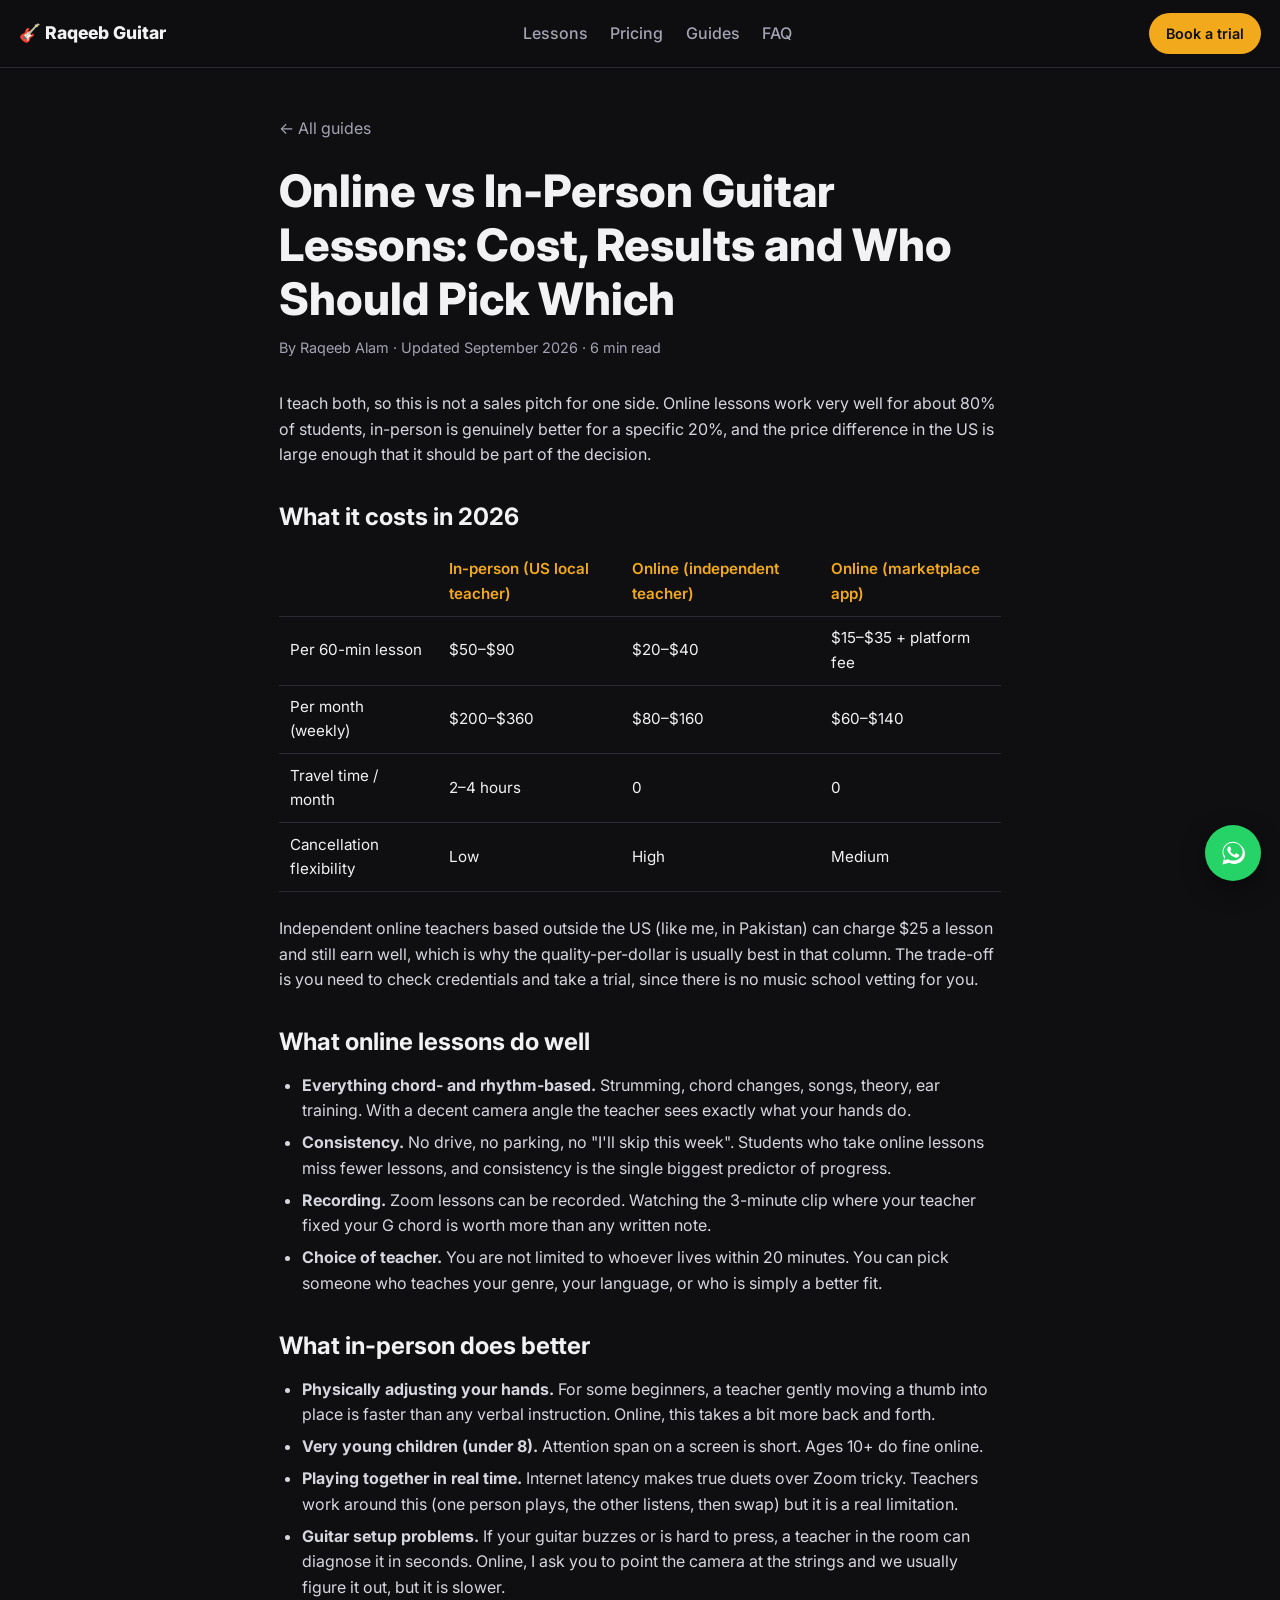
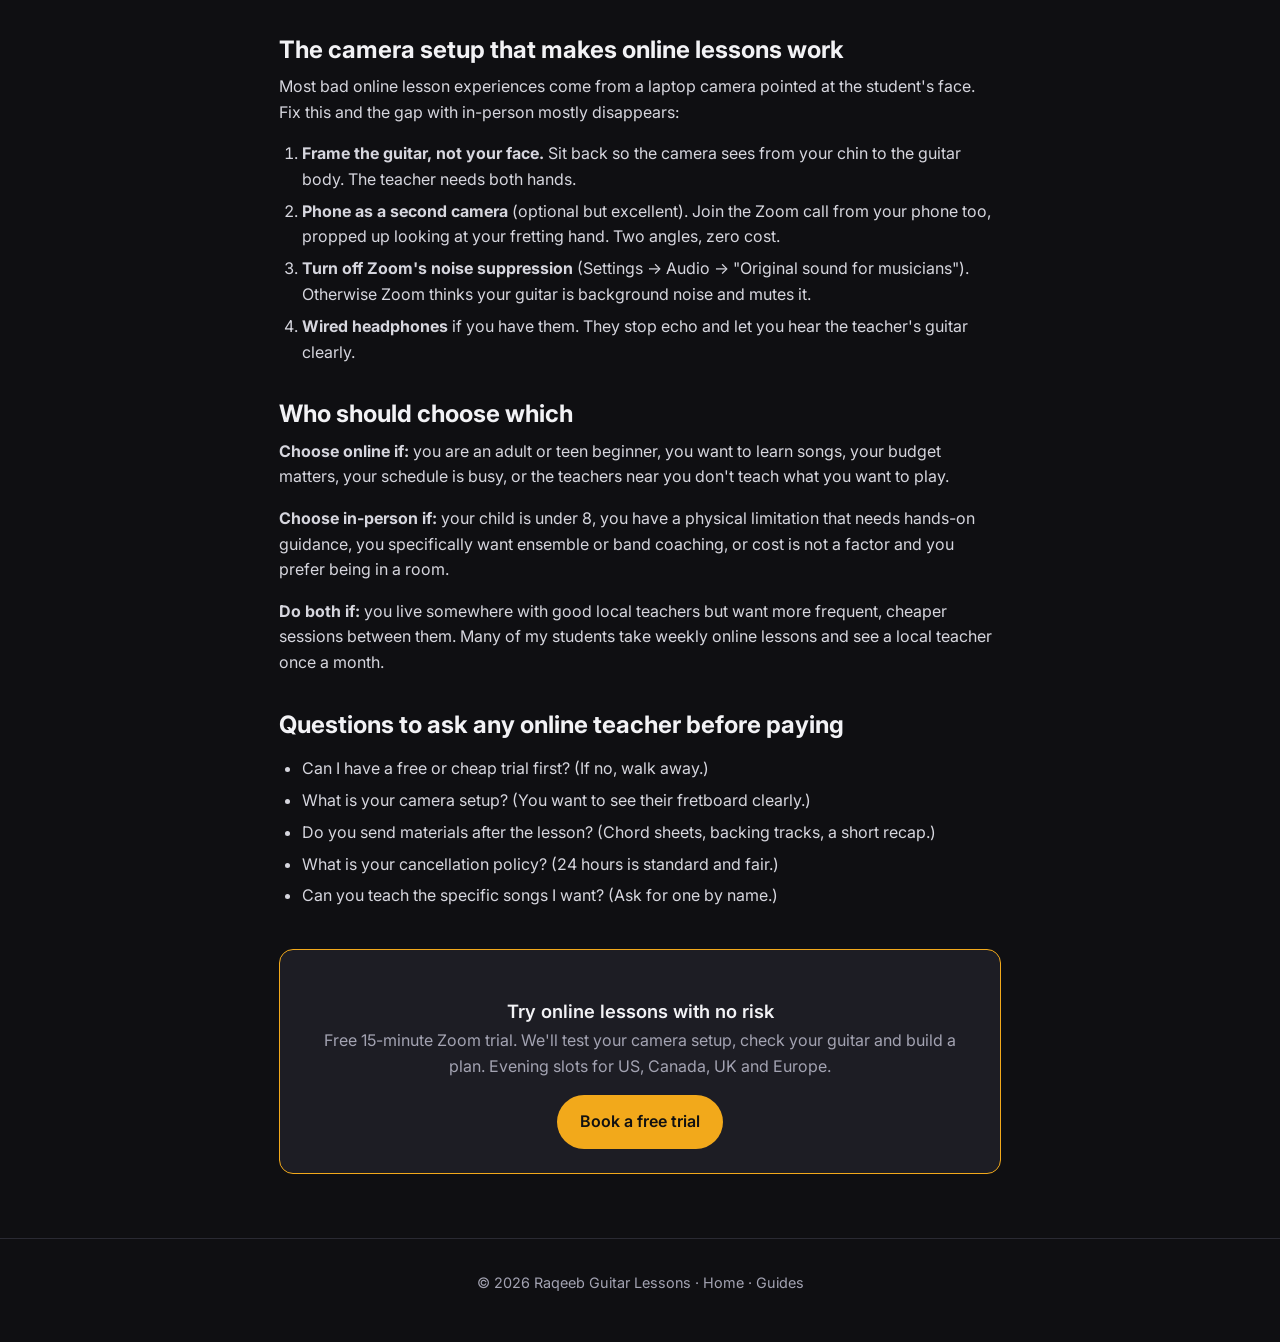
<file: guides/online-vs-in-person-guitar-lessons.html>
<!DOCTYPE html>
<html lang="en">
<head>
  <meta charset="UTF-8" />
  <meta name="viewport" content="width=device-width, initial-scale=1.0" />
  <title>Online vs In-Person Guitar Lessons: Cost, Results and Who Should Pick Which | Raqeeb Guitar</title>
  <meta name="description" content="Honest comparison of online and in-person guitar lessons in 2026: typical US prices, what online can and cannot teach, the camera setup that makes Zoom lessons work, and who should choose which." />
  <link rel="canonical" href="https://raqeebalam.github.io/guitar-lessons/guides/online-vs-in-person-guitar-lessons.html" />
  <meta property="og:type" content="article" />
  <meta property="og:title" content="Online vs In-Person Guitar Lessons: An Honest Comparison" />
  <meta property="og:description" content="Prices, results, and who should pick which." />
  <meta property="og:image" content="https://raqeebalam.github.io/guitar-lessons/images/og.png" />
  <script type="application/ld+json">
  {"@context":"https://schema.org","@type":"Article","headline":"Online vs In-Person Guitar Lessons: Cost, Results and Who Should Pick Which","datePublished":"2026-09-30","dateModified":"2026-09-30","author":{"@type":"Person","name":"Raqeeb Alam"},"publisher":{"@id":"https://raqeebalam.github.io/guitar-lessons/#business"},"image":"https://raqeebalam.github.io/guitar-lessons/images/og.png","mainEntityOfPage":"https://raqeebalam.github.io/guitar-lessons/guides/online-vs-in-person-guitar-lessons.html"}
  </script>
  <link href="https://fonts.googleapis.com/css2?family=Inter:wght@400;500;600;700;800&display=swap" rel="stylesheet" />
  <link rel="stylesheet" href="../styles.css" />
</head>
<body>
  <header class="nav">
    <a href="../" class="brand">🎸 Raqeeb Guitar</a>
    <nav class="nav-links">
      <a href="../#lessons">Lessons</a>
      <a href="../#pricing">Pricing</a>
      <a href="./">Guides</a>
      <a href="../#faq">FAQ</a>
    </nav>
    <a class="btn btn-primary btn-sm js-whatsapp" href="#" data-msg="Hi Raqeeb! I read your guide and I'd like to book a free trial lesson.">Book a trial</a>
  </header>

  <main class="article">
    <a class="back" href="./">← All guides</a>
    <h1>Online vs In-Person Guitar Lessons: Cost, Results and Who Should Pick Which</h1>
    <p class="meta">By Raqeeb Alam · Updated September 2026 · 6 min read</p>

    <p>I teach both, so this is not a sales pitch for one side. Online lessons work very well for about 80% of students, in-person is genuinely better for a specific 20%, and the price difference in the US is large enough that it should be part of the decision.</p>

    <h2>What it costs in 2026</h2>
    <table>
      <thead><tr><th></th><th>In-person (US local teacher)</th><th>Online (independent teacher)</th><th>Online (marketplace app)</th></tr></thead>
      <tbody>
        <tr><td>Per 60-min lesson</td><td>$50–$90</td><td>$20–$40</td><td>$15–$35 + platform fee</td></tr>
        <tr><td>Per month (weekly)</td><td>$200–$360</td><td>$80–$160</td><td>$60–$140</td></tr>
        <tr><td>Travel time / month</td><td>2–4 hours</td><td>0</td><td>0</td></tr>
        <tr><td>Cancellation flexibility</td><td>Low</td><td>High</td><td>Medium</td></tr>
      </tbody>
    </table>
    <p>Independent online teachers based outside the US (like me, in Pakistan) can charge $25 a lesson and still earn well, which is why the quality-per-dollar is usually best in that column. The trade-off is you need to check credentials and take a trial, since there is no music school vetting for you.</p>

    <h2>What online lessons do well</h2>
    <ul>
      <li><strong>Everything chord- and rhythm-based.</strong> Strumming, chord changes, songs, theory, ear training. With a decent camera angle the teacher sees exactly what your hands do.</li>
      <li><strong>Consistency.</strong> No drive, no parking, no "I'll skip this week". Students who take online lessons miss fewer lessons, and consistency is the single biggest predictor of progress.</li>
      <li><strong>Recording.</strong> Zoom lessons can be recorded. Watching the 3-minute clip where your teacher fixed your G chord is worth more than any written note.</li>
      <li><strong>Choice of teacher.</strong> You are not limited to whoever lives within 20 minutes. You can pick someone who teaches your genre, your language, or who is simply a better fit.</li>
    </ul>

    <h2>What in-person does better</h2>
    <ul>
      <li><strong>Physically adjusting your hands.</strong> For some beginners, a teacher gently moving a thumb into place is faster than any verbal instruction. Online, this takes a bit more back and forth.</li>
      <li><strong>Very young children (under 8).</strong> Attention span on a screen is short. Ages 10+ do fine online.</li>
      <li><strong>Playing together in real time.</strong> Internet latency makes true duets over Zoom tricky. Teachers work around this (one person plays, the other listens, then swap) but it is a real limitation.</li>
      <li><strong>Guitar setup problems.</strong> If your guitar buzzes or is hard to press, a teacher in the room can diagnose it in seconds. Online, I ask you to point the camera at the strings and we usually figure it out, but it is slower.</li>
    </ul>

    <h2>The camera setup that makes online lessons work</h2>
    <p>Most bad online lesson experiences come from a laptop camera pointed at the student's face. Fix this and the gap with in-person mostly disappears:</p>
    <ol>
      <li><strong>Frame the guitar, not your face.</strong> Sit back so the camera sees from your chin to the guitar body. The teacher needs both hands.</li>
      <li><strong>Phone as a second camera</strong> (optional but excellent). Join the Zoom call from your phone too, propped up looking at your fretting hand. Two angles, zero cost.</li>
      <li><strong>Turn off Zoom's noise suppression</strong> (Settings → Audio → "Original sound for musicians"). Otherwise Zoom thinks your guitar is background noise and mutes it.</li>
      <li><strong>Wired headphones</strong> if you have them. They stop echo and let you hear the teacher's guitar clearly.</li>
    </ol>

    <h2>Who should choose which</h2>
    <p><strong>Choose online if:</strong> you are an adult or teen beginner, you want to learn songs, your budget matters, your schedule is busy, or the teachers near you don't teach what you want to play.</p>
    <p><strong>Choose in-person if:</strong> your child is under 8, you have a physical limitation that needs hands-on guidance, you specifically want ensemble or band coaching, or cost is not a factor and you prefer being in a room.</p>
    <p><strong>Do both if:</strong> you live somewhere with good local teachers but want more frequent, cheaper sessions between them. Many of my students take weekly online lessons and see a local teacher once a month.</p>

    <h2>Questions to ask any online teacher before paying</h2>
    <ul>
      <li>Can I have a free or cheap trial first? (If no, walk away.)</li>
      <li>What is your camera setup? (You want to see their fretboard clearly.)</li>
      <li>Do you send materials after the lesson? (Chord sheets, backing tracks, a short recap.)</li>
      <li>What is your cancellation policy? (24 hours is standard and fair.)</li>
      <li>Can you teach the specific songs I want? (Ask for one by name.)</li>
    </ul>

    <div class="cta-box">
      <h3>Try online lessons with no risk</h3>
      <p>Free 15-minute Zoom trial. We'll test your camera setup, check your guitar and build a plan. Evening slots for US, Canada, UK and Europe.</p>
      <a class="btn btn-primary js-whatsapp" href="#" data-msg="Hi Raqeeb! I read the online vs in-person guide. I'd like a free trial. My time zone: ">Book a free trial</a>
    </div>
  </main>

  <footer class="footer">
    <p>© <span id="year"></span> Raqeeb Guitar Lessons · <a href="../">Home</a> · <a href="./">Guides</a></p>
  </footer>

  <a class="wa-float js-whatsapp" href="#" data-msg="Hi Raqeeb! I have a question about guitar lessons." aria-label="Chat on WhatsApp">
    <svg viewBox="0 0 32 32" width="28" height="28" aria-hidden="true"><path fill="currentColor" d="M16 3C9.4 3 4 8.3 4 14.9c0 2.3.7 4.6 1.9 6.5L4 29l7.8-2c1.9 1 3.9 1.5 6 1.5h0c6.6 0 12-5.3 12-11.9S22.6 3 16 3zm0 21.7c-1.8 0-3.6-.5-5.1-1.4l-.4-.2-4.6 1.2 1.2-4.5-.2-.4C5.6 17.8 5 16.4 5 14.9 5 9 9.9 4.2 16 4.2s11 4.8 11 10.7-4.9 9.8-11 9.8zm6-7.3c-.3-.2-1.9-.9-2.2-1-.3-.1-.5-.2-.7.2-.2.3-.8 1-1 1.2-.2.2-.4.2-.7.1-.3-.2-1.4-.5-2.6-1.6-1-.9-1.6-1.9-1.8-2.3-.2-.3 0-.5.1-.7l.5-.6c.2-.2.2-.4.3-.6.1-.2 0-.4 0-.6l-1-2.3c-.3-.6-.5-.5-.7-.5h-.6c-.2 0-.6.1-.9.4-.3.3-1.2 1.1-1.2 2.8s1.2 3.3 1.4 3.5c.2.2 2.4 3.6 5.8 5 .8.3 1.4.6 1.9.7.8.3 1.5.2 2.1.1.6-.1 1.9-.8 2.2-1.5.3-.8.3-1.4.2-1.5-.1-.2-.3-.3-.6-.4z"/></svg>
  </a>

  <script src="../config.js"></script>
  <script src="../script.js"></script>
</body>
</html>
</file>
<file: styles.css>
:root {
  --bg: #0f0f12;
  --bg-alt: #16161b;
  --card: #1d1d24;
  --border: #2a2a33;
  --text: #f2f2f5;
  --muted: #a3a3b2;
  --accent: #f2a91b;
  --accent-dark: #d18f0e;
  --wa: #25d366;
  --radius: 14px;
  --max: 1100px;
}

* { box-sizing: border-box; }
html { scroll-behavior: smooth; }
body {
  margin: 0;
  font-family: Inter, system-ui, -apple-system, "Segoe UI", Roboto, sans-serif;
  background: var(--bg);
  color: var(--text);
  line-height: 1.6;
}
a { color: inherit; text-decoration: none; }
h1, h2, h3 { line-height: 1.2; margin: 0 0 .5rem; }
h1 { font-size: clamp(2rem, 5vw, 3.2rem); font-weight: 800; }
h2 { font-size: clamp(1.6rem, 3.5vw, 2.2rem); font-weight: 700; }
h3 { font-size: 1.2rem; font-weight: 600; }
p { margin: 0 0 1rem; }
.muted { color: var(--muted); }
.small-text { font-size: .9rem; }

/* Nav */
.nav {
  position: sticky; top: 0; z-index: 10;
  display: flex; align-items: center; justify-content: space-between; gap: 1rem;
  padding: .8rem 1.2rem;
  background: rgba(15,15,18,.85); backdrop-filter: blur(10px);
  border-bottom: 1px solid var(--border);
}
.brand { font-weight: 800; font-size: 1.1rem; }
.nav-links { display: none; gap: 1.4rem; }
.nav-links a { color: var(--muted); font-weight: 500; }
.nav-links a:hover { color: var(--text); }
@media (min-width: 720px) { .nav-links { display: flex; } }

/* Buttons */
.btn {
  display: inline-block; padding: .8rem 1.4rem; border-radius: 999px;
  font-weight: 600; border: 1px solid transparent; cursor: pointer;
  transition: transform .1s, background .2s, border-color .2s;
}
.btn:active { transform: scale(.98); }
.btn-primary { background: var(--accent); color: #111; }
.btn-primary:hover { background: var(--accent-dark); }
.btn-ghost { border-color: var(--border); color: var(--text); }
.btn-ghost:hover { border-color: var(--muted); }
.btn-outline { border-color: var(--accent); color: var(--accent); }
.btn-outline:hover { background: rgba(242,169,27,.1); }
.btn-sm { padding: .5rem 1rem; font-size: .9rem; }
.btn-lg { padding: 1rem 2rem; font-size: 1.1rem; }

/* Hero */
.hero {
  max-width: var(--max); margin: 0 auto; padding: 3.5rem 1.2rem 2.5rem;
  display: grid; gap: 2rem; align-items: center;
}
@media (min-width: 900px) { .hero { grid-template-columns: 1.2fr 1fr; padding-top: 5rem; } }
.eyebrow { color: var(--accent); font-weight: 600; font-size: .9rem; letter-spacing: .02em; text-transform: uppercase; }
.lead { font-size: 1.15rem; color: var(--muted); max-width: 40rem; }
.hero-cta { display: flex; flex-wrap: wrap; gap: .8rem; margin: 1.5rem 0 1.2rem; }
.trust { list-style: none; padding: 0; margin: 0; display: flex; flex-wrap: wrap; gap: 1rem; color: var(--muted); font-size: .95rem; }

/* Cards */
.card {
  background: var(--card); border: 1px solid var(--border); border-radius: var(--radius);
  padding: 1.5rem;
}
.card-label { color: var(--accent); font-weight: 600; font-size: .85rem; text-transform: uppercase; letter-spacing: .05em; }
.checklist { list-style: none; padding: 0; margin: 0; }
.checklist li { padding-left: 1.6rem; position: relative; margin-bottom: .6rem; }
.checklist li::before { content: "✓"; position: absolute; left: 0; color: var(--accent); font-weight: 700; }
.checklist.small li { font-size: .95rem; color: var(--muted); }

/* Sections */
.section { max-width: var(--max); margin: 0 auto; padding: 3.5rem 1.2rem; }
.section.alt { max-width: none; background: var(--bg-alt); }
.section.alt > * { max-width: var(--max); margin-left: auto; margin-right: auto; }
.section-sub { color: var(--muted); max-width: 40rem; margin-bottom: 2rem; }
.grid-3 { display: grid; gap: 1.2rem; }
@media (min-width: 760px) { .grid-3 { grid-template-columns: repeat(3, 1fr); } }
.note { color: var(--muted); font-size: .9rem; margin-top: 1.5rem; }

/* Pricing */
.toggle { display: inline-flex; background: var(--card); border: 1px solid var(--border); border-radius: 999px; padding: .25rem; margin-bottom: 1.5rem; }
.toggle-btn { border: 0; background: transparent; color: var(--muted); padding: .5rem 1rem; border-radius: 999px; font: inherit; font-weight: 600; cursor: pointer; }
.toggle-btn.active { background: var(--accent); color: #111; }
.price { display: flex; flex-direction: column; position: relative; }
.price .btn { margin-top: auto; text-align: center; }
.price.featured { border-color: var(--accent); box-shadow: 0 0 0 1px var(--accent); }
.badge { position: absolute; top: -.8rem; left: 1.5rem; background: var(--accent); color: #111; font-size: .75rem; font-weight: 700; padding: .2rem .7rem; border-radius: 999px; margin: 0; }
.amount { font-size: 2rem; font-weight: 800; margin: .3rem 0 .8rem; }
.amount .per { font-size: 1rem; color: var(--muted); font-weight: 500; margin-left: .2rem; }

/* Areas */
.two-col { display: grid; gap: 1.5rem; color: var(--muted); }
@media (min-width: 760px) { .two-col { grid-template-columns: 1fr 1fr; } }
.two-col strong { color: var(--text); }

/* Steps */
.steps { counter-reset: step; list-style: none; padding: 0; display: grid; gap: 1rem; }
@media (min-width: 760px) { .steps { grid-template-columns: repeat(4, 1fr); } }
.steps li { counter-increment: step; background: var(--card); border: 1px solid var(--border); border-radius: var(--radius); padding: 1.2rem; color: var(--muted); }
.steps li::before { content: counter(step); display: inline-grid; place-items: center; width: 2rem; height: 2rem; border-radius: 50%; background: var(--accent); color: #111; font-weight: 800; margin-bottom: .6rem; }
.steps strong { display: block; color: var(--text); margin-bottom: .2rem; }

/* About */
.about { display: grid; gap: 2rem; align-items: center; }
@media (min-width: 760px) { .about { grid-template-columns: 280px 1fr; } }
.about-photo { position: relative; aspect-ratio: 1; border-radius: var(--radius); background: var(--card); border: 1px solid var(--border); display: grid; place-items: center; overflow: hidden; }
.about-photo img { width: 100%; height: 100%; object-fit: cover; position: absolute; inset: 0; }
.photo-placeholder { font-size: 5rem; }

/* Quotes */
.quote { margin: 0; }
.quote p { font-style: italic; }
.quote footer { color: var(--muted); font-size: .9rem; }

/* FAQ */
details { background: var(--card); border: 1px solid var(--border); border-radius: var(--radius); padding: 1rem 1.3rem; margin-bottom: .8rem; }
summary { cursor: pointer; font-weight: 600; list-style: none; display: flex; justify-content: space-between; align-items: center; }
summary::after { content: "+"; color: var(--accent); font-size: 1.3rem; }
details[open] summary::after { content: "–"; }
details p { margin: .8rem 0 0; color: var(--muted); }

/* Final CTA */
.cta-final { text-align: center; }
.cta-final p { color: var(--muted); }
.cta-final .btn { margin: .5rem 0 1rem; }

/* Footer */
.footer { border-top: 1px solid var(--border); padding: 2rem 1.2rem; text-align: center; color: var(--muted); font-size: .9rem; }
.socials a:hover { color: var(--text); }

/* Blog / articles */
.article { max-width: 760px; margin: 0 auto; padding: 3rem 1.2rem 4rem; }
.article h1 { font-size: clamp(1.9rem, 4.5vw, 2.8rem); margin-bottom: .6rem; }
.article .meta { color: var(--muted); font-size: .9rem; margin-bottom: 2rem; }
.article h2 { font-size: 1.5rem; margin: 2.2rem 0 .6rem; }
.article h3 { font-size: 1.15rem; margin: 1.6rem 0 .4rem; }
.article p, .article li { color: #d6d6de; }
.article ul, .article ol { padding-left: 1.4rem; }
.article li { margin-bottom: .4rem; }
.article table { width: 100%; border-collapse: collapse; margin: 1rem 0 1.5rem; font-size: .95rem; }
.article th, .article td { text-align: left; padding: .6rem .7rem; border-bottom: 1px solid var(--border); }
.article th { color: var(--accent); font-weight: 600; }
.article .cta-box { background: var(--card); border: 1px solid var(--accent); border-radius: var(--radius); padding: 1.5rem; margin: 2.5rem 0 0; text-align: center; }
.article .cta-box p { color: var(--muted); }
.article .back { display: inline-block; margin-bottom: 1.5rem; color: var(--muted); }
.article .back:hover { color: var(--text); }
.guides-list { list-style: none; padding: 0; display: grid; gap: 1rem; }
.guides-list a { display: block; }
.guides-list h3 { margin-bottom: .3rem; }
.guides-list p { color: var(--muted); margin: 0; }

/* WhatsApp float */
.wa-float {
  position: fixed; right: 1.2rem; bottom: 1.2rem; z-index: 20;
  width: 56px; height: 56px; border-radius: 50%; background: var(--wa); color: #fff;
  display: grid; place-items: center; box-shadow: 0 8px 24px rgba(0,0,0,.4);
}
.wa-float:hover { transform: scale(1.05); }
</file>
